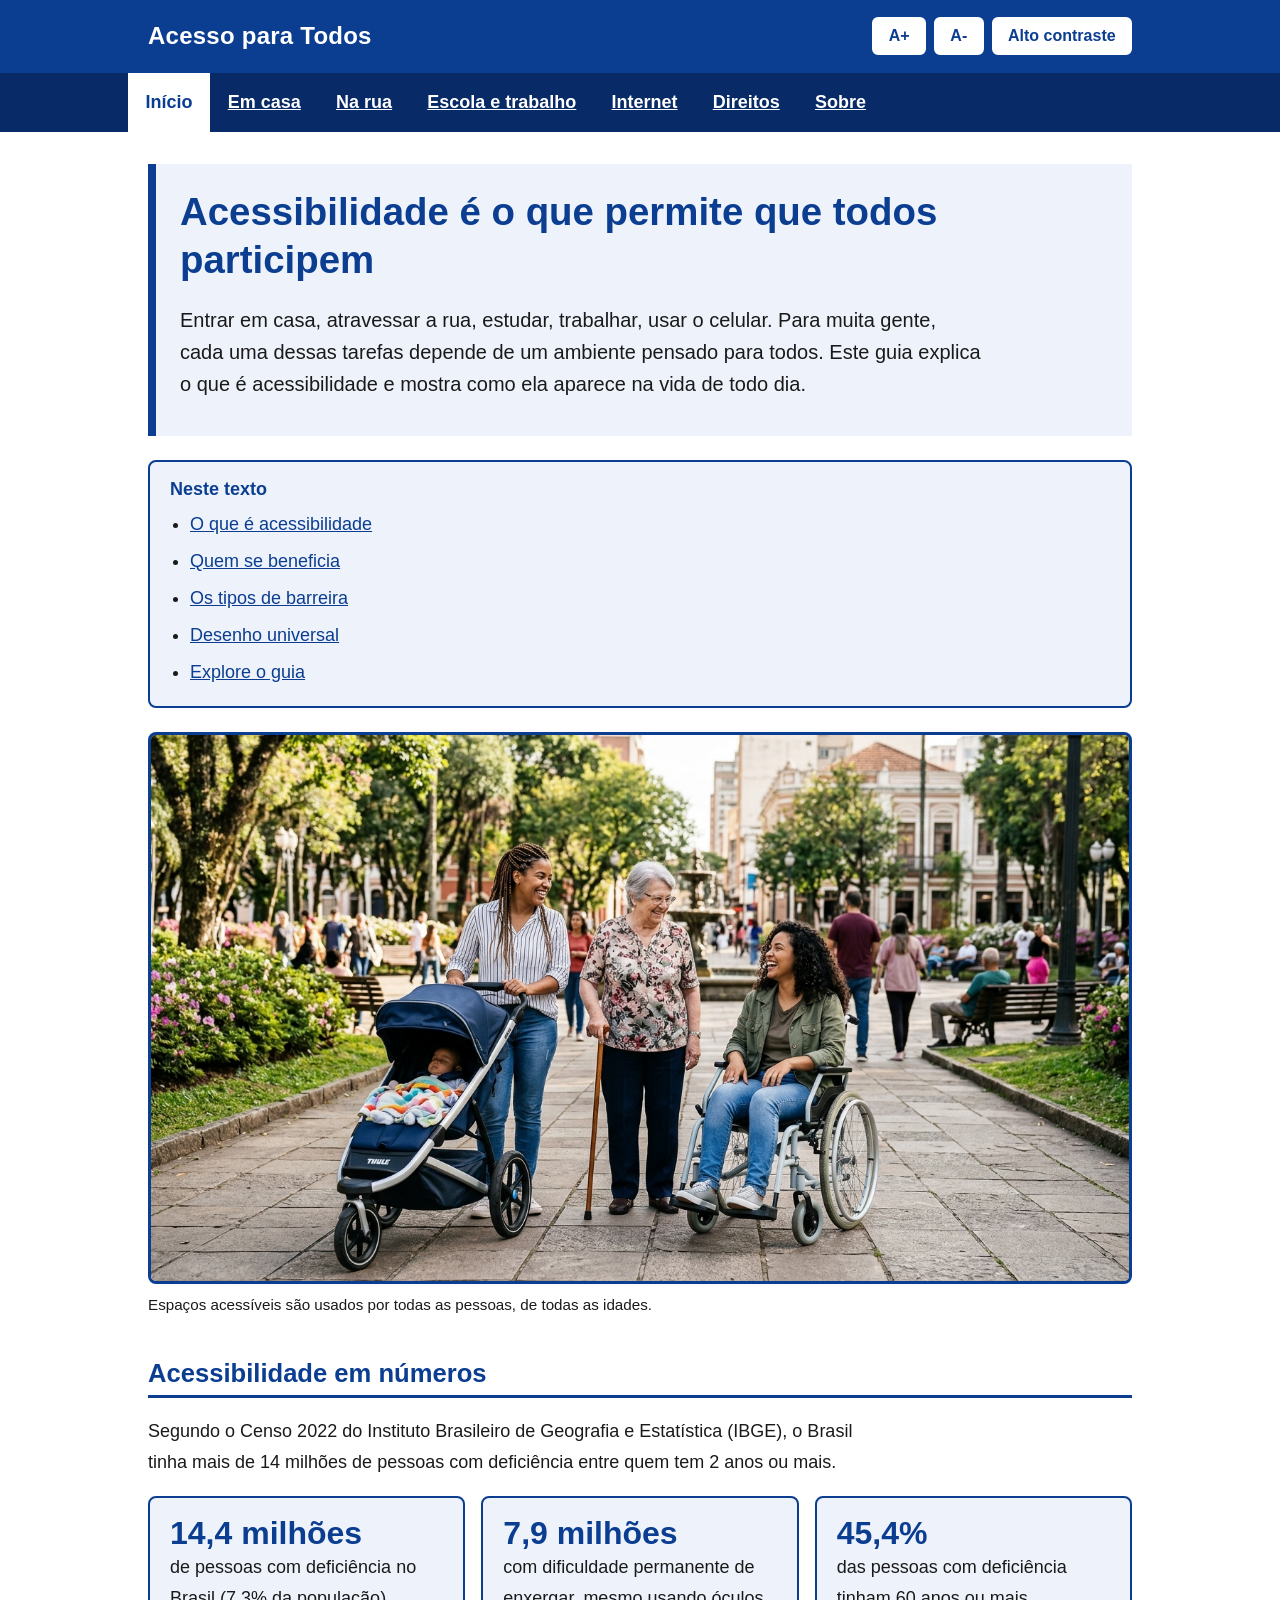
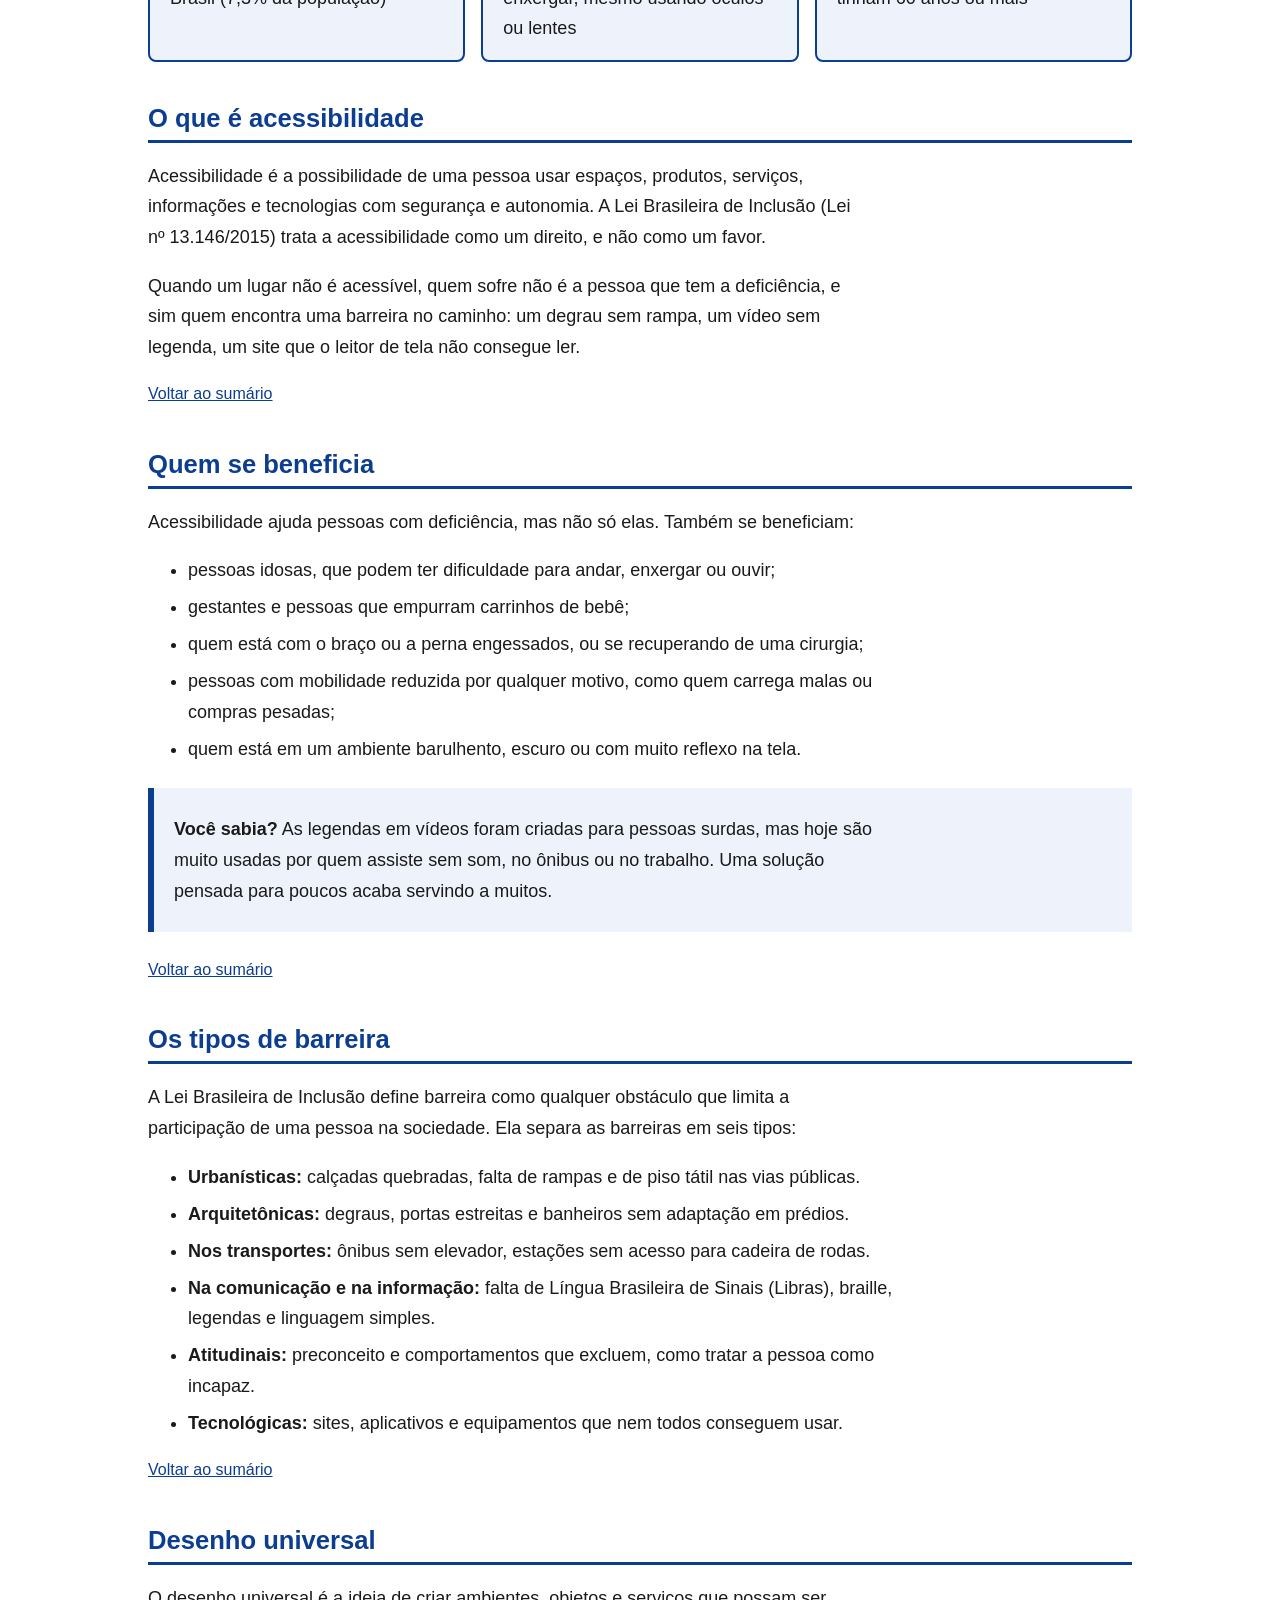
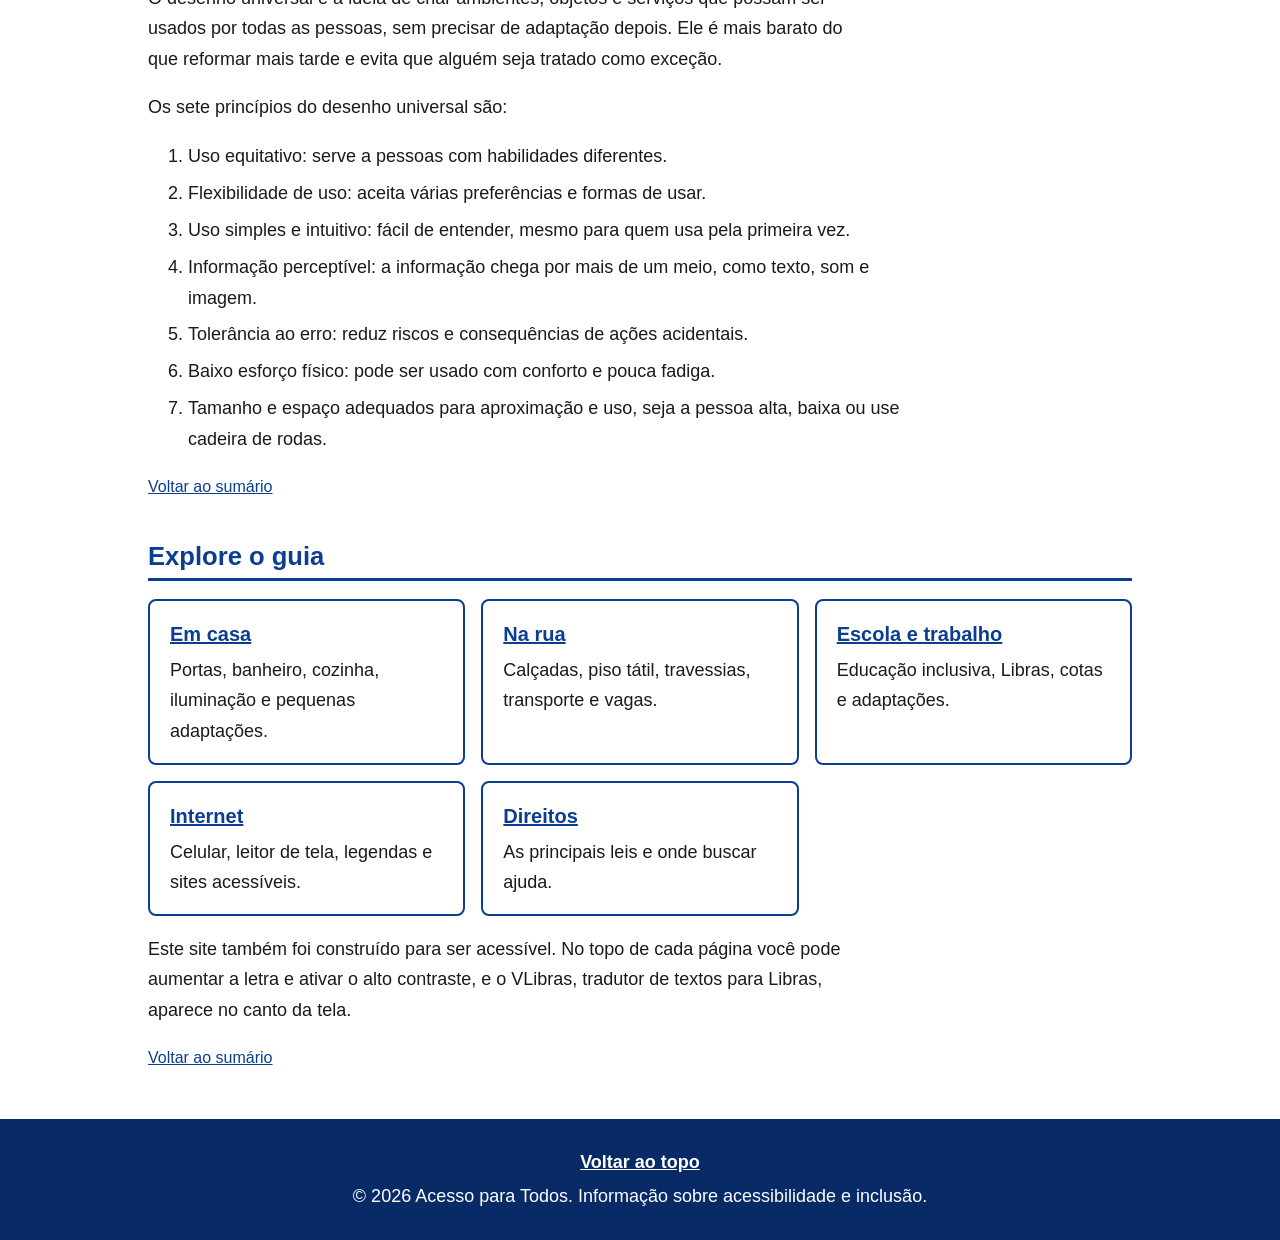
<file: index.html>
<!DOCTYPE html>
<html lang="pt-BR">
<head>
  <meta charset="UTF-8">
  <meta name="viewport" content="width=device-width, initial-scale=1.0">
  <meta name="description" content="Guia sobre acessibilidade no dia a dia: o que é, quem se beneficia, tipos de barreira e como tornar casa, rua, escola, trabalho e internet mais acessíveis.">
  <title>Acesso para Todos | Acessibilidade no dia a dia</title>
  <link rel="stylesheet" href="css/style.css">
</head>
<body>
  <a class="pular" href="#conteudo" accesskey="1">Pular para o conteúdo</a>
  <a class="pular" href="#menu" accesskey="2">Pular para o menu</a>
  <a class="pular" href="#rodape" accesskey="3">Pular para o rodapé</a>

  <header id="topo">
    <div class="topo">
      <p class="logo">Acesso para Todos</p>
      <div class="ferramentas" role="group" aria-label="Ferramentas de acessibilidade">
        <button type="button" id="aumentar" aria-label="A+ (aumentar tamanho da fonte)">A+</button>
        <button type="button" id="diminuir" aria-label="A- (diminuir tamanho da fonte)">A-</button>
        <button type="button" id="contraste" aria-pressed="false">Alto contraste</button>
      </div>
    </div>
    <nav aria-label="Menu principal" id="menu">
      <ul>
        <li><a href="index.html" aria-current="page">Início</a></li>
        <li><a href="casa.html">Em casa</a></li>
        <li><a href="rua.html">Na rua</a></li>
        <li><a href="escola-trabalho.html">Escola e trabalho</a></li>
        <li><a href="internet.html">Internet</a></li>
        <li><a href="direitos.html">Direitos</a></li>
        <li><a href="sobre.html">Sobre</a></li>
      </ul>
    </nav>
  </header>

  <main id="conteudo" tabindex="-1">
    <section class="hero" aria-labelledby="titulo-principal">
      <h1 id="titulo-principal">Acessibilidade é o que permite que todos participem</h1>
      <p class="lead">Entrar em casa, atravessar a rua, estudar, trabalhar, usar o celular. Para muita gente, cada uma dessas tarefas depende de um ambiente pensado para todos. Este guia explica o que é acessibilidade e mostra como ela aparece na vida de todo dia.</p>
    </section>

    <nav class="indice" id="sumario" aria-label="Neste texto">
      <p class="indice-titulo">Neste texto</p>
      <ul>
        <li><a href="#o-que-e">O que é acessibilidade</a></li>
        <li><a href="#quem-se-beneficia">Quem se beneficia</a></li>
        <li><a href="#barreiras">Os tipos de barreira</a></li>
        <li><a href="#desenho-universal">Desenho universal</a></li>
        <li><a href="#explore">Explore o guia</a></li>
      </ul>
    </nav>

    <figure>
      <img src="img/inicio.jpg" alt="Três mulheres conversando em uma praça: uma com carrinho de bebê, uma idosa com bengala e uma em cadeira de rodas.">
      <figcaption>Espaços acessíveis são usados por todas as pessoas, de todas as idades.</figcaption>
    </figure>

    <h2>Acessibilidade em números</h2>
    <p>Segundo o Censo 2022 do Instituto Brasileiro de Geografia e Estatística (IBGE), o Brasil tinha mais de 14 milhões de pessoas com deficiência entre quem tem 2 anos ou mais.</p>
    <ul class="numeros">
      <li><strong>14,4 milhões</strong><span>de pessoas com deficiência no Brasil (7,3% da população)</span></li>
      <li><strong>7,9 milhões</strong><span>com dificuldade permanente de enxergar, mesmo usando óculos ou lentes</span></li>
      <li><strong>45,4%</strong><span>das pessoas com deficiência tinham 60 anos ou mais</span></li>
    </ul>

    <h2 id="o-que-e">O que é acessibilidade</h2>
    <p>Acessibilidade é a possibilidade de uma pessoa usar espaços, produtos, serviços, informações e tecnologias com segurança e autonomia. A Lei Brasileira de Inclusão (Lei nº 13.146/2015) trata a acessibilidade como um direito, e não como um favor.</p>
    <p>Quando um lugar não é acessível, quem sofre não é a pessoa que tem a deficiência, e sim quem encontra uma barreira no caminho: um degrau sem rampa, um vídeo sem legenda, um site que o leitor de tela não consegue ler.</p>
    <p class="voltar"><a href="#sumario">Voltar ao sumário</a></p>

    <h2 id="quem-se-beneficia">Quem se beneficia</h2>
    <p>Acessibilidade ajuda pessoas com deficiência, mas não só elas. Também se beneficiam:</p>
    <ul>
      <li>pessoas idosas, que podem ter dificuldade para andar, enxergar ou ouvir;</li>
      <li>gestantes e pessoas que empurram carrinhos de bebê;</li>
      <li>quem está com o braço ou a perna engessados, ou se recuperando de uma cirurgia;</li>
      <li>pessoas com mobilidade reduzida por qualquer motivo, como quem carrega malas ou compras pesadas;</li>
      <li>quem está em um ambiente barulhento, escuro ou com muito reflexo na tela.</li>
    </ul>
    <aside class="destaque">
      <p><strong>Você sabia?</strong> As legendas em vídeos foram criadas para pessoas surdas, mas hoje são muito usadas por quem assiste sem som, no ônibus ou no trabalho. Uma solução pensada para poucos acaba servindo a muitos.</p>
    </aside>
    <p class="voltar"><a href="#sumario">Voltar ao sumário</a></p>

    <h2 id="barreiras">Os tipos de barreira</h2>
    <p>A Lei Brasileira de Inclusão define barreira como qualquer obstáculo que limita a participação de uma pessoa na sociedade. Ela separa as barreiras em seis tipos:</p>
    <ul>
      <li><strong>Urbanísticas:</strong> calçadas quebradas, falta de rampas e de piso tátil nas vias públicas.</li>
      <li><strong>Arquitetônicas:</strong> degraus, portas estreitas e banheiros sem adaptação em prédios.</li>
      <li><strong>Nos transportes:</strong> ônibus sem elevador, estações sem acesso para cadeira de rodas.</li>
      <li><strong>Na comunicação e na informação:</strong> falta de Língua Brasileira de Sinais (Libras), braille, legendas e linguagem simples.</li>
      <li><strong>Atitudinais:</strong> preconceito e comportamentos que excluem, como tratar a pessoa como incapaz.</li>
      <li><strong>Tecnológicas:</strong> sites, aplicativos e equipamentos que nem todos conseguem usar.</li>
    </ul>
    <p class="voltar"><a href="#sumario">Voltar ao sumário</a></p>

    <h2 id="desenho-universal">Desenho universal</h2>
    <p>O desenho universal é a ideia de criar ambientes, objetos e serviços que possam ser usados por todas as pessoas, sem precisar de adaptação depois. Ele é mais barato do que reformar mais tarde e evita que alguém seja tratado como exceção.</p>
    <p>Os sete princípios do desenho universal são:</p>
    <ol>
      <li>Uso equitativo: serve a pessoas com habilidades diferentes.</li>
      <li>Flexibilidade de uso: aceita várias preferências e formas de usar.</li>
      <li>Uso simples e intuitivo: fácil de entender, mesmo para quem usa pela primeira vez.</li>
      <li>Informação perceptível: a informação chega por mais de um meio, como texto, som e imagem.</li>
      <li>Tolerância ao erro: reduz riscos e consequências de ações acidentais.</li>
      <li>Baixo esforço físico: pode ser usado com conforto e pouca fadiga.</li>
      <li>Tamanho e espaço adequados para aproximação e uso, seja a pessoa alta, baixa ou use cadeira de rodas.</li>
    </ol>
    <p class="voltar"><a href="#sumario">Voltar ao sumário</a></p>

    <h2 id="explore">Explore o guia</h2>
    <ul class="cards">
      <li><h3><a href="casa.html">Em casa</a></h3><p>Portas, banheiro, cozinha, iluminação e pequenas adaptações.</p></li>
      <li><h3><a href="rua.html">Na rua</a></h3><p>Calçadas, piso tátil, travessias, transporte e vagas.</p></li>
      <li><h3><a href="escola-trabalho.html">Escola e trabalho</a></h3><p>Educação inclusiva, Libras, cotas e adaptações.</p></li>
      <li><h3><a href="internet.html">Internet</a></h3><p>Celular, leitor de tela, legendas e sites acessíveis.</p></li>
      <li><h3><a href="direitos.html">Direitos</a></h3><p>As principais leis e onde buscar ajuda.</p></li>
    </ul>

    <p>Este site também foi construído para ser acessível. No topo de cada página você pode aumentar a letra e ativar o alto contraste, e o VLibras, tradutor de textos para Libras, aparece no canto da tela.</p>
    <p class="voltar"><a href="#sumario">Voltar ao sumário</a></p>
  </main>

  <footer id="rodape">
    <p><a href="#topo">Voltar ao topo</a></p>
    <p>&copy; 2026 Acesso para Todos. Informação sobre acessibilidade e inclusão.</p>
  </footer>

  <div vw class="enabled">
    <div vw-access-button class="active"></div>
    <div vw-plugin-wrapper>
      <div class="vw-plugin-top-wrapper"></div>
    </div>
  </div>
  <script src="https://vlibras.gov.br/app/vlibras-plugin.js"></script>
  <script>new window.VLibras.Widget('https://vlibras.gov.br/app');</script>

  <script src="js/acessibilidade.js"></script>
</body>
</html>
</file>
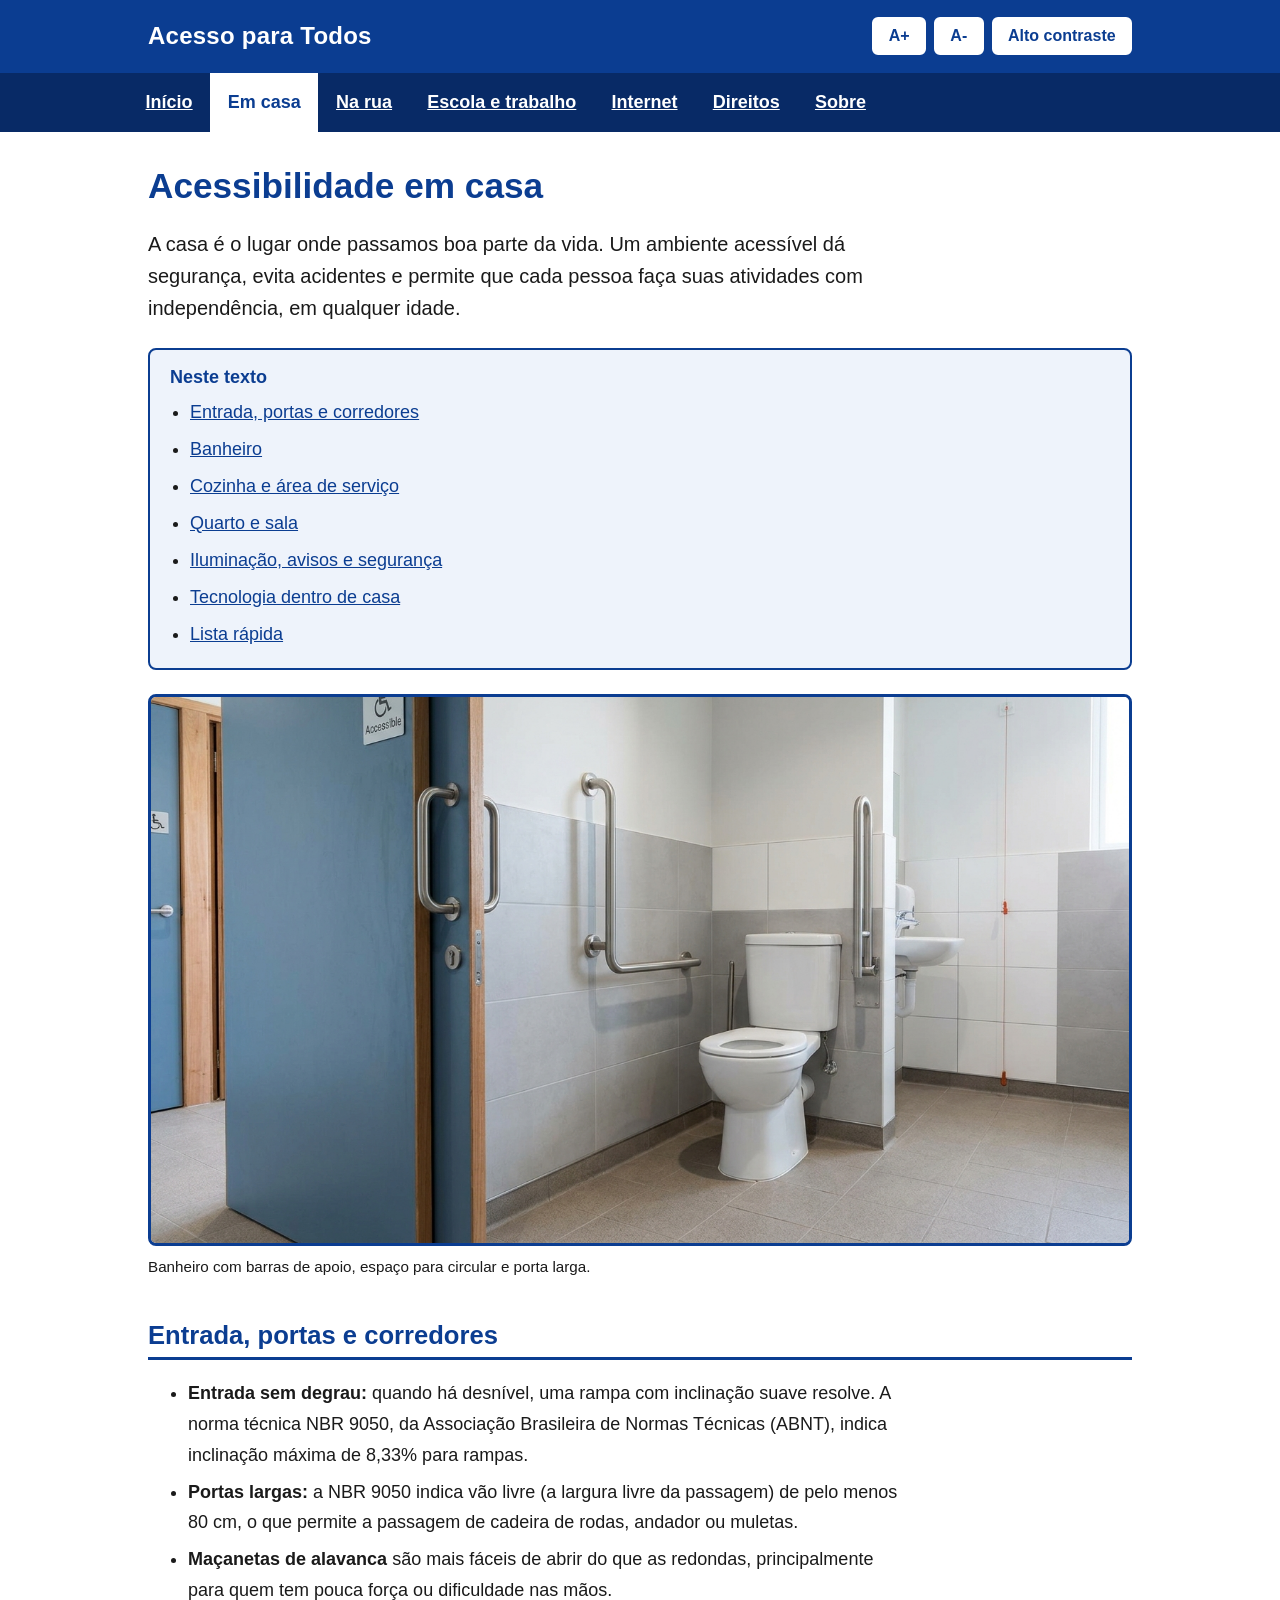
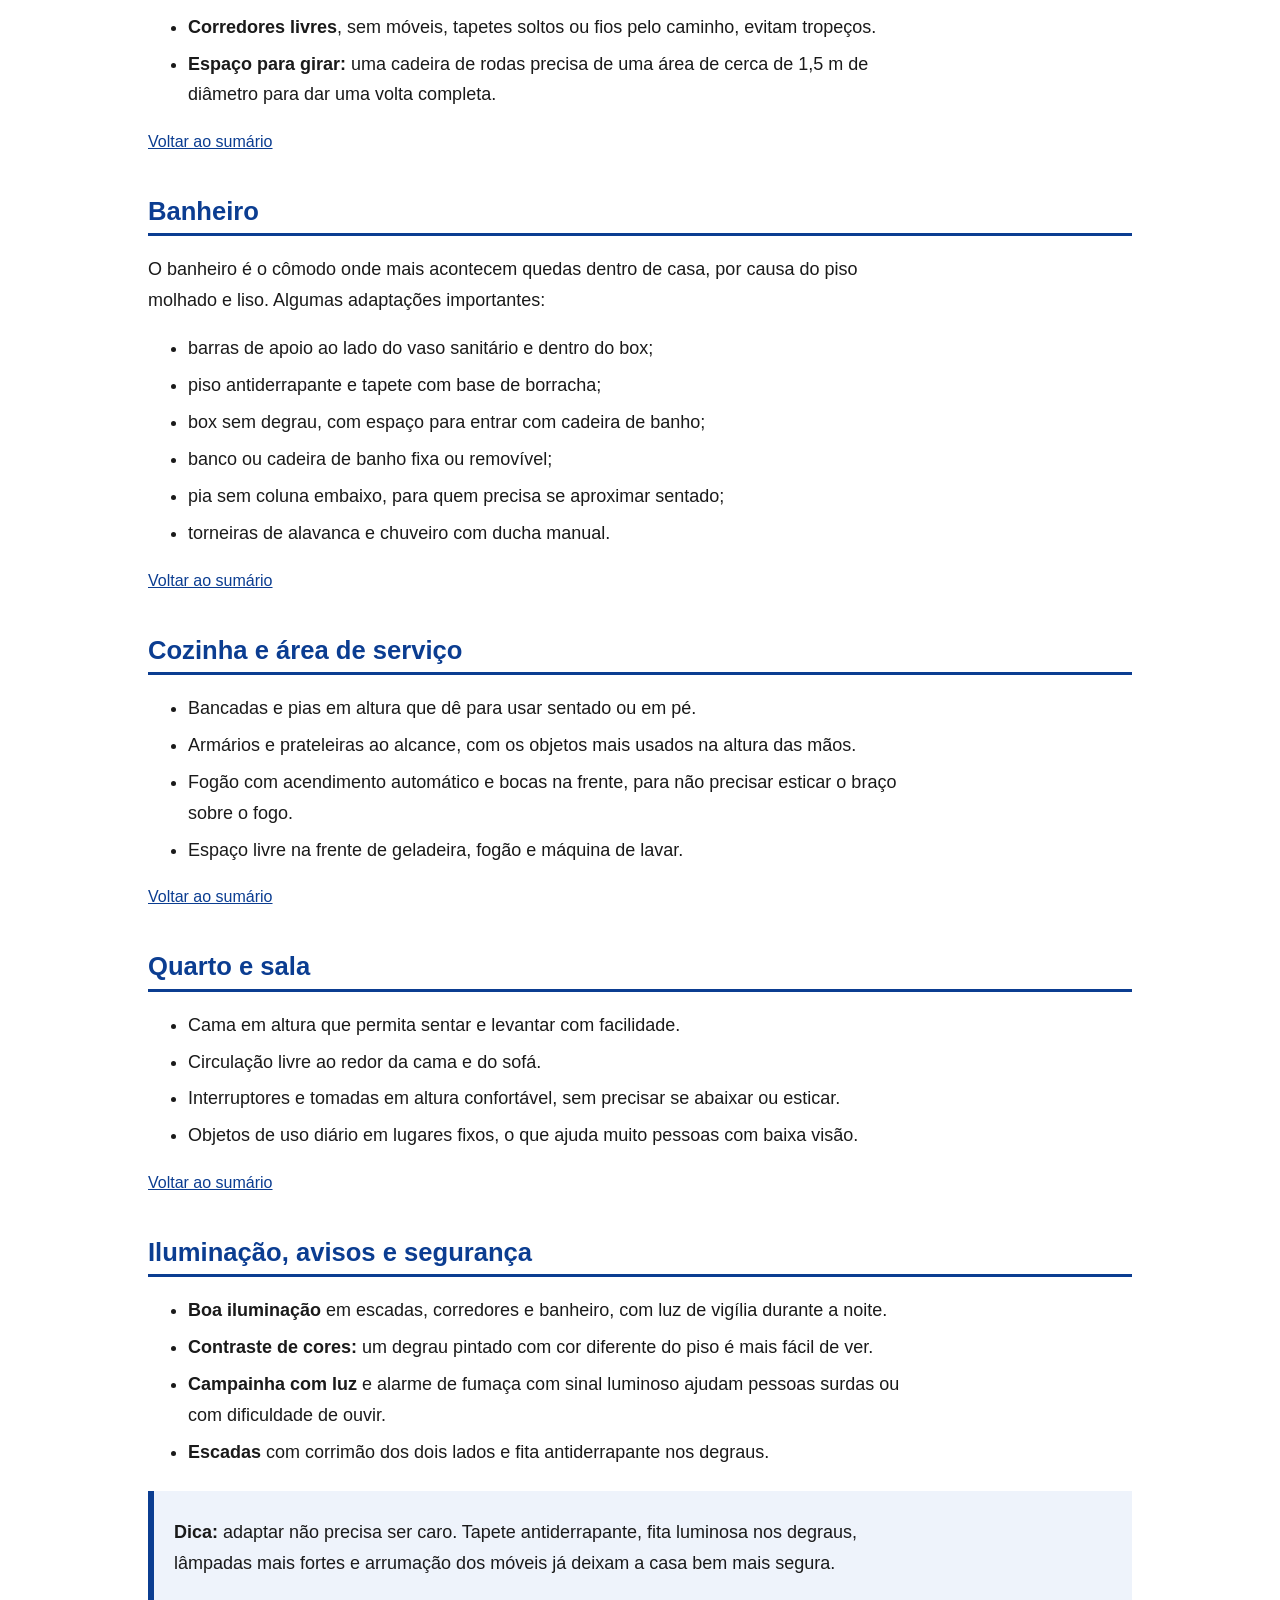
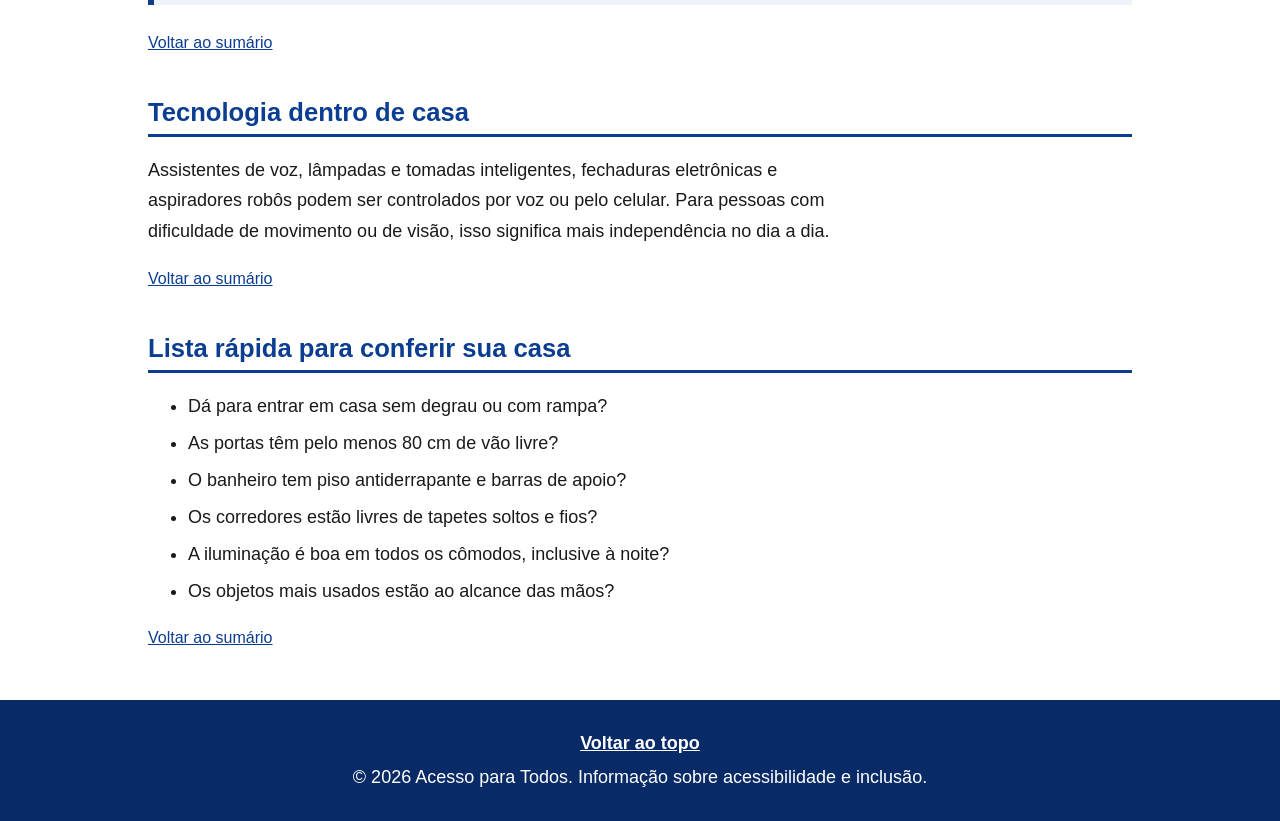
<file: casa.html>
<!DOCTYPE html>
<html lang="pt-BR">
<head>
  <meta charset="UTF-8">
  <meta name="viewport" content="width=device-width, initial-scale=1.0">
  <meta name="description" content="Como tornar a casa mais acessível: portas, corredores, banheiro, cozinha, iluminação, avisos e tecnologia, com adaptações simples e baratas.">
  <title>Acessibilidade em casa | Acesso para Todos</title>
  <link rel="stylesheet" href="css/style.css">
</head>
<body>
  <a class="pular" href="#conteudo" accesskey="1">Pular para o conteúdo</a>
  <a class="pular" href="#menu" accesskey="2">Pular para o menu</a>
  <a class="pular" href="#rodape" accesskey="3">Pular para o rodapé</a>

  <header id="topo">
    <div class="topo">
      <p class="logo">Acesso para Todos</p>
      <div class="ferramentas" role="group" aria-label="Ferramentas de acessibilidade">
        <button type="button" id="aumentar" aria-label="A+ (aumentar tamanho da fonte)">A+</button>
        <button type="button" id="diminuir" aria-label="A- (diminuir tamanho da fonte)">A-</button>
        <button type="button" id="contraste" aria-pressed="false">Alto contraste</button>
      </div>
    </div>
    <nav aria-label="Menu principal" id="menu">
      <ul>
        <li><a href="index.html">Início</a></li>
        <li><a href="casa.html" aria-current="page">Em casa</a></li>
        <li><a href="rua.html">Na rua</a></li>
        <li><a href="escola-trabalho.html">Escola e trabalho</a></li>
        <li><a href="internet.html">Internet</a></li>
        <li><a href="direitos.html">Direitos</a></li>
        <li><a href="sobre.html">Sobre</a></li>
      </ul>
    </nav>
  </header>

  <main id="conteudo" tabindex="-1">
    <h1>Acessibilidade em casa</h1>
    <p class="lead">A casa é o lugar onde passamos boa parte da vida. Um ambiente acessível dá segurança, evita acidentes e permite que cada pessoa faça suas atividades com independência, em qualquer idade.</p>

    <nav class="indice" id="sumario" aria-label="Neste texto">
      <p class="indice-titulo">Neste texto</p>
      <ul>
        <li><a href="#entrada">Entrada, portas e corredores</a></li>
        <li><a href="#banheiro">Banheiro</a></li>
        <li><a href="#cozinha">Cozinha e área de serviço</a></li>
        <li><a href="#quarto-sala">Quarto e sala</a></li>
        <li><a href="#luz-avisos">Iluminação, avisos e segurança</a></li>
        <li><a href="#tecnologia">Tecnologia dentro de casa</a></li>
        <li><a href="#checklist">Lista rápida</a></li>
      </ul>
    </nav>

    <figure>
      <img src="img/casa.jpg" alt="Banheiro adaptado, com barras de apoio ao lado do vaso sanitário, pia baixa e porta de correr larga.">
      <figcaption>Banheiro com barras de apoio, espaço para circular e porta larga.</figcaption>
    </figure>

    <h2 id="entrada">Entrada, portas e corredores</h2>
    <ul>
      <li><strong>Entrada sem degrau:</strong> quando há desnível, uma rampa com inclinação suave resolve. A norma técnica NBR 9050, da Associação Brasileira de Normas Técnicas (ABNT), indica inclinação máxima de 8,33% para rampas.</li>
      <li><strong>Portas largas:</strong> a NBR 9050 indica vão livre (a largura livre da passagem) de pelo menos 80 cm, o que permite a passagem de cadeira de rodas, andador ou muletas.</li>
      <li><strong>Maçanetas de alavanca</strong> são mais fáceis de abrir do que as redondas, principalmente para quem tem pouca força ou dificuldade nas mãos.</li>
      <li><strong>Corredores livres</strong>, sem móveis, tapetes soltos ou fios pelo caminho, evitam tropeços.</li>
      <li><strong>Espaço para girar:</strong> uma cadeira de rodas precisa de uma área de cerca de 1,5 m de diâmetro para dar uma volta completa.</li>
    </ul>
    <p class="voltar"><a href="#sumario">Voltar ao sumário</a></p>

    <h2 id="banheiro">Banheiro</h2>
    <p>O banheiro é o cômodo onde mais acontecem quedas dentro de casa, por causa do piso molhado e liso. Algumas adaptações importantes:</p>
    <ul>
      <li>barras de apoio ao lado do vaso sanitário e dentro do box;</li>
      <li>piso antiderrapante e tapete com base de borracha;</li>
      <li>box sem degrau, com espaço para entrar com cadeira de banho;</li>
      <li>banco ou cadeira de banho fixa ou removível;</li>
      <li>pia sem coluna embaixo, para quem precisa se aproximar sentado;</li>
      <li>torneiras de alavanca e chuveiro com ducha manual.</li>
    </ul>
    <p class="voltar"><a href="#sumario">Voltar ao sumário</a></p>

    <h2 id="cozinha">Cozinha e área de serviço</h2>
    <ul>
      <li>Bancadas e pias em altura que dê para usar sentado ou em pé.</li>
      <li>Armários e prateleiras ao alcance, com os objetos mais usados na altura das mãos.</li>
      <li>Fogão com acendimento automático e bocas na frente, para não precisar esticar o braço sobre o fogo.</li>
      <li>Espaço livre na frente de geladeira, fogão e máquina de lavar.</li>
    </ul>
    <p class="voltar"><a href="#sumario">Voltar ao sumário</a></p>

    <h2 id="quarto-sala">Quarto e sala</h2>
    <ul>
      <li>Cama em altura que permita sentar e levantar com facilidade.</li>
      <li>Circulação livre ao redor da cama e do sofá.</li>
      <li>Interruptores e tomadas em altura confortável, sem precisar se abaixar ou esticar.</li>
      <li>Objetos de uso diário em lugares fixos, o que ajuda muito pessoas com baixa visão.</li>
    </ul>
    <p class="voltar"><a href="#sumario">Voltar ao sumário</a></p>

    <h2 id="luz-avisos">Iluminação, avisos e segurança</h2>
    <ul>
      <li><strong>Boa iluminação</strong> em escadas, corredores e banheiro, com luz de vigília durante a noite.</li>
      <li><strong>Contraste de cores:</strong> um degrau pintado com cor diferente do piso é mais fácil de ver.</li>
      <li><strong>Campainha com luz</strong> e alarme de fumaça com sinal luminoso ajudam pessoas surdas ou com dificuldade de ouvir.</li>
      <li><strong>Escadas</strong> com corrimão dos dois lados e fita antiderrapante nos degraus.</li>
    </ul>
    <aside class="destaque">
      <p><strong>Dica:</strong> adaptar não precisa ser caro. Tapete antiderrapante, fita luminosa nos degraus, lâmpadas mais fortes e arrumação dos móveis já deixam a casa bem mais segura.</p>
    </aside>
    <p class="voltar"><a href="#sumario">Voltar ao sumário</a></p>

    <h2 id="tecnologia">Tecnologia dentro de casa</h2>
    <p>Assistentes de voz, lâmpadas e tomadas inteligentes, fechaduras eletrônicas e aspiradores robôs podem ser controlados por voz ou pelo celular. Para pessoas com dificuldade de movimento ou de visão, isso significa mais independência no dia a dia.</p>
    <p class="voltar"><a href="#sumario">Voltar ao sumário</a></p>

    <h2 id="checklist">Lista rápida para conferir sua casa</h2>
    <ul>
      <li>Dá para entrar em casa sem degrau ou com rampa?</li>
      <li>As portas têm pelo menos 80 cm de vão livre?</li>
      <li>O banheiro tem piso antiderrapante e barras de apoio?</li>
      <li>Os corredores estão livres de tapetes soltos e fios?</li>
      <li>A iluminação é boa em todos os cômodos, inclusive à noite?</li>
      <li>Os objetos mais usados estão ao alcance das mãos?</li>
    </ul>
    <p class="voltar"><a href="#sumario">Voltar ao sumário</a></p>
  </main>

  <footer id="rodape">
    <p><a href="#topo">Voltar ao topo</a></p>
    <p>&copy; 2026 Acesso para Todos. Informação sobre acessibilidade e inclusão.</p>
  </footer>

  <div vw class="enabled">
    <div vw-access-button class="active"></div>
    <div vw-plugin-wrapper>
      <div class="vw-plugin-top-wrapper"></div>
    </div>
  </div>
  <script src="https://vlibras.gov.br/app/vlibras-plugin.js"></script>
  <script>new window.VLibras.Widget('https://vlibras.gov.br/app');</script>

  <script src="js/acessibilidade.js"></script>
</body>
</html>
</file>
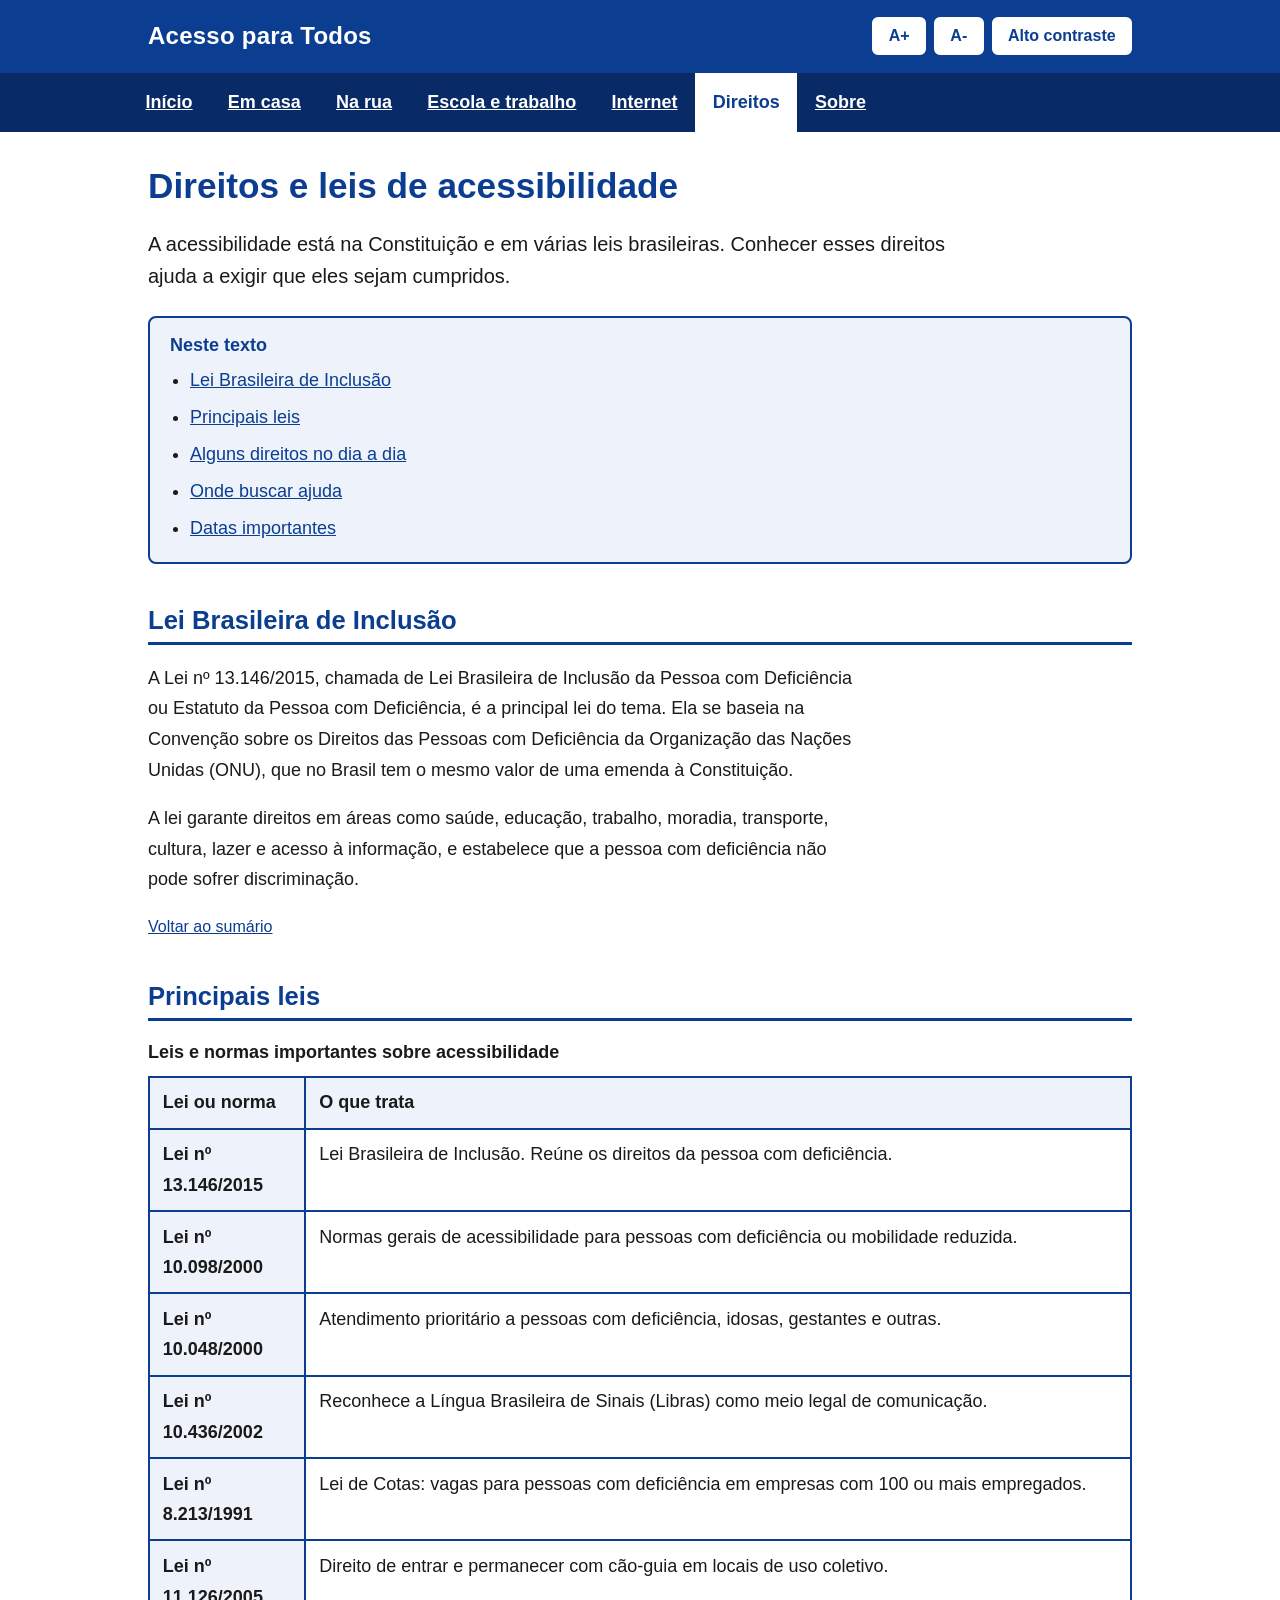
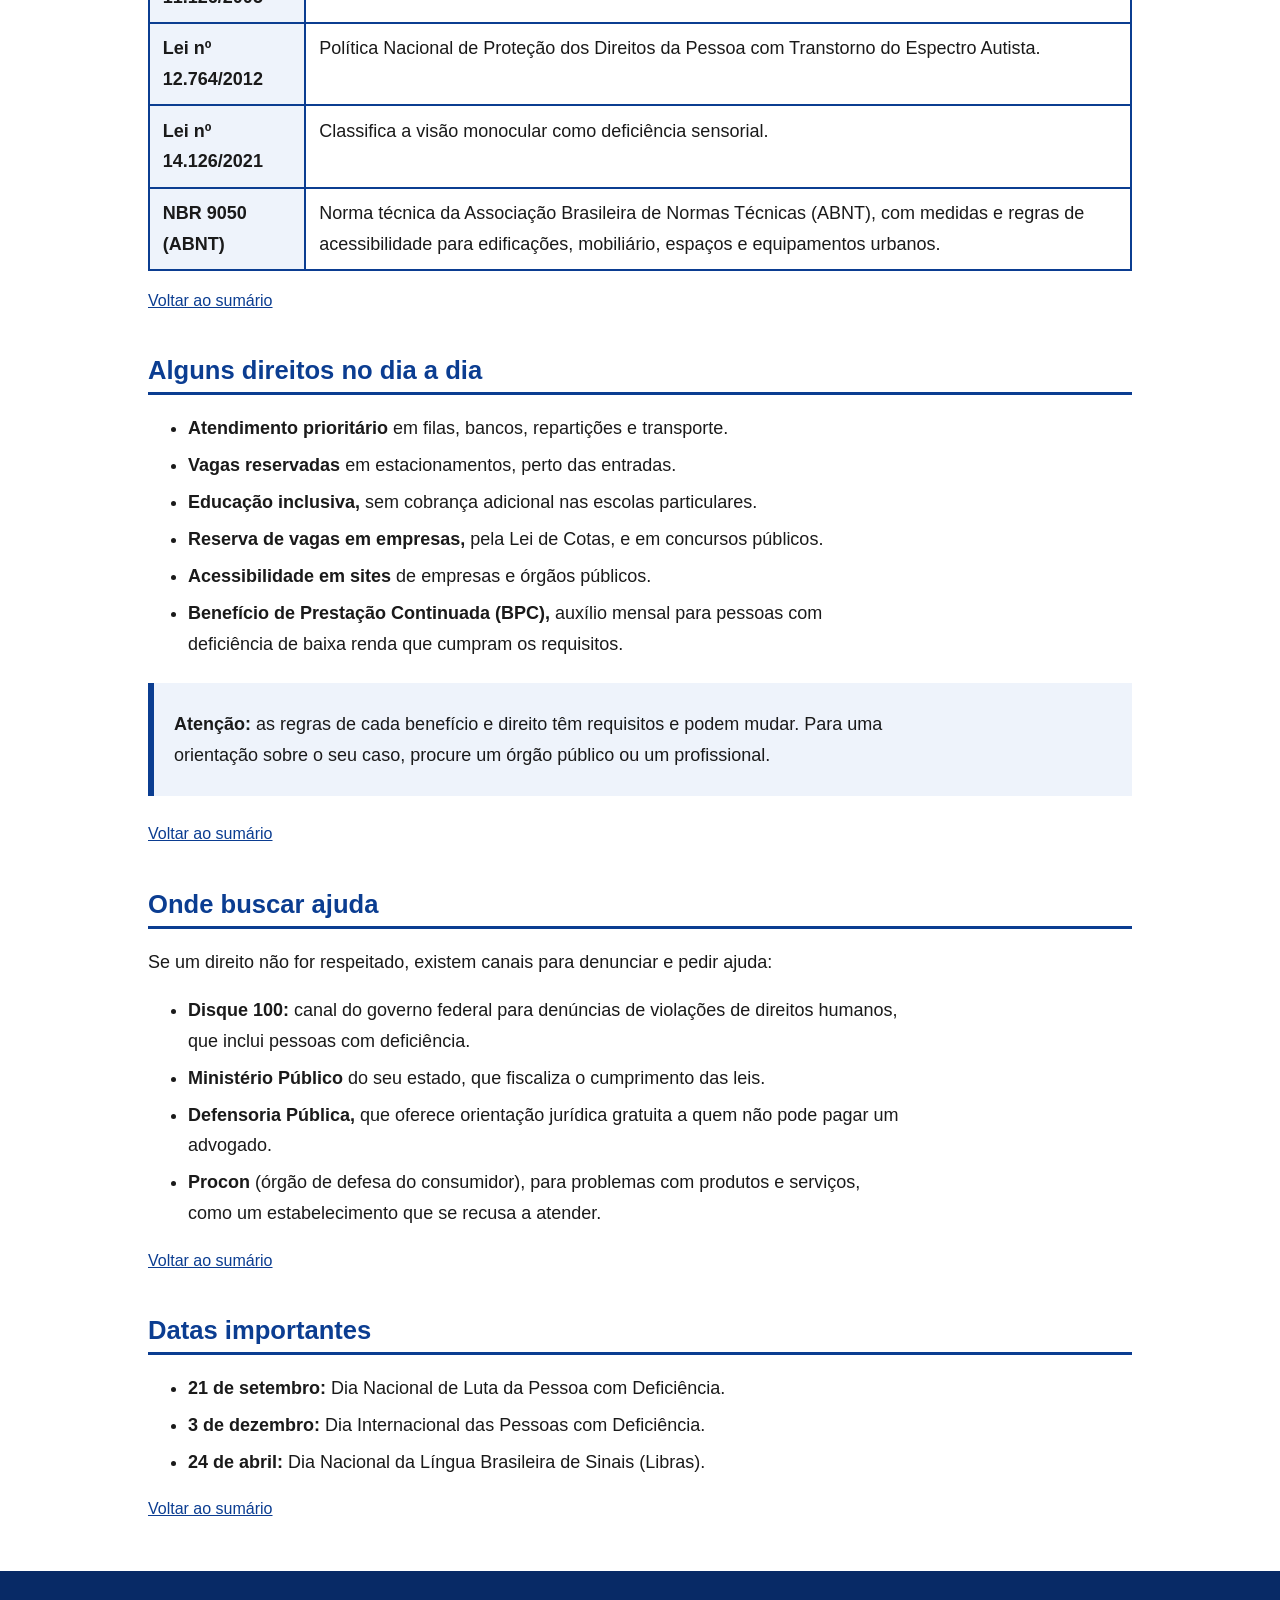
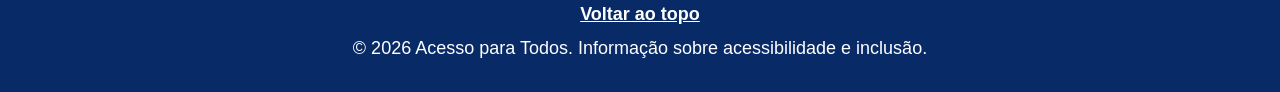
<file: direitos.html>
<!DOCTYPE html>
<html lang="pt-BR">
<head>
  <meta charset="UTF-8">
  <meta name="viewport" content="width=device-width, initial-scale=1.0">
  <meta name="description" content="Principais leis de acessibilidade e inclusão no Brasil: Lei Brasileira de Inclusão, cotas, Libras, cão-guia, e onde buscar ajuda em caso de violação.">
  <title>Direitos e leis | Acesso para Todos</title>
  <link rel="stylesheet" href="css/style.css">
</head>
<body>
  <a class="pular" href="#conteudo" accesskey="1">Pular para o conteúdo</a>
  <a class="pular" href="#menu" accesskey="2">Pular para o menu</a>
  <a class="pular" href="#rodape" accesskey="3">Pular para o rodapé</a>

  <header id="topo">
    <div class="topo">
      <p class="logo">Acesso para Todos</p>
      <div class="ferramentas" role="group" aria-label="Ferramentas de acessibilidade">
        <button type="button" id="aumentar" aria-label="A+ (aumentar tamanho da fonte)">A+</button>
        <button type="button" id="diminuir" aria-label="A- (diminuir tamanho da fonte)">A-</button>
        <button type="button" id="contraste" aria-pressed="false">Alto contraste</button>
      </div>
    </div>
    <nav aria-label="Menu principal" id="menu">
      <ul>
        <li><a href="index.html">Início</a></li>
        <li><a href="casa.html">Em casa</a></li>
        <li><a href="rua.html">Na rua</a></li>
        <li><a href="escola-trabalho.html">Escola e trabalho</a></li>
        <li><a href="internet.html">Internet</a></li>
        <li><a href="direitos.html" aria-current="page">Direitos</a></li>
        <li><a href="sobre.html">Sobre</a></li>
      </ul>
    </nav>
  </header>

  <main id="conteudo" tabindex="-1">
    <h1>Direitos e leis de acessibilidade</h1>
    <p class="lead">A acessibilidade está na Constituição e em várias leis brasileiras. Conhecer esses direitos ajuda a exigir que eles sejam cumpridos.</p>

    <nav class="indice" id="sumario" aria-label="Neste texto">
      <p class="indice-titulo">Neste texto</p>
      <ul>
        <li><a href="#lbi">Lei Brasileira de Inclusão</a></li>
        <li><a href="#principais-leis">Principais leis</a></li>
        <li><a href="#beneficios">Alguns direitos no dia a dia</a></li>
        <li><a href="#onde-buscar-ajuda">Onde buscar ajuda</a></li>
        <li><a href="#datas">Datas importantes</a></li>
      </ul>
    </nav>

    <h2 id="lbi">Lei Brasileira de Inclusão</h2>
    <p>A Lei nº 13.146/2015, chamada de Lei Brasileira de Inclusão da Pessoa com Deficiência ou Estatuto da Pessoa com Deficiência, é a principal lei do tema. Ela se baseia na Convenção sobre os Direitos das Pessoas com Deficiência da Organização das Nações Unidas (ONU), que no Brasil tem o mesmo valor de uma emenda à Constituição.</p>
    <p>A lei garante direitos em áreas como saúde, educação, trabalho, moradia, transporte, cultura, lazer e acesso à informação, e estabelece que a pessoa com deficiência não pode sofrer discriminação.</p>
    <p class="voltar"><a href="#sumario">Voltar ao sumário</a></p>

    <h2 id="principais-leis">Principais leis</h2>
    <div class="tabela" role="region" aria-label="Tabela das principais leis" tabindex="0">
      <table>
        <caption>Leis e normas importantes sobre acessibilidade</caption>
        <thead>
          <tr><th scope="col">Lei ou norma</th><th scope="col">O que trata</th></tr>
        </thead>
        <tbody>
          <tr><th scope="row">Lei nº 13.146/2015</th><td>Lei Brasileira de Inclusão. Reúne os direitos da pessoa com deficiência.</td></tr>
          <tr><th scope="row">Lei nº 10.098/2000</th><td>Normas gerais de acessibilidade para pessoas com deficiência ou mobilidade reduzida.</td></tr>
          <tr><th scope="row">Lei nº 10.048/2000</th><td>Atendimento prioritário a pessoas com deficiência, idosas, gestantes e outras.</td></tr>
          <tr><th scope="row">Lei nº 10.436/2002</th><td>Reconhece a Língua Brasileira de Sinais (Libras) como meio legal de comunicação.</td></tr>
          <tr><th scope="row">Lei nº 8.213/1991</th><td>Lei de Cotas: vagas para pessoas com deficiência em empresas com 100 ou mais empregados.</td></tr>
          <tr><th scope="row">Lei nº 11.126/2005</th><td>Direito de entrar e permanecer com cão-guia em locais de uso coletivo.</td></tr>
          <tr><th scope="row">Lei nº 12.764/2012</th><td>Política Nacional de Proteção dos Direitos da Pessoa com Transtorno do Espectro Autista.</td></tr>
          <tr><th scope="row">Lei nº 14.126/2021</th><td>Classifica a visão monocular como deficiência sensorial.</td></tr>
          <tr><th scope="row">NBR 9050 (ABNT)</th><td>Norma técnica da Associação Brasileira de Normas Técnicas (ABNT), com medidas e regras de acessibilidade para edificações, mobiliário, espaços e equipamentos urbanos.</td></tr>
        </tbody>
      </table>
    </div>
    <p class="voltar"><a href="#sumario">Voltar ao sumário</a></p>

    <h2 id="beneficios">Alguns direitos no dia a dia</h2>
    <ul>
      <li><strong>Atendimento prioritário</strong> em filas, bancos, repartições e transporte.</li>
      <li><strong>Vagas reservadas</strong> em estacionamentos, perto das entradas.</li>
      <li><strong>Educação inclusiva,</strong> sem cobrança adicional nas escolas particulares.</li>
      <li><strong>Reserva de vagas em empresas,</strong> pela Lei de Cotas, e em concursos públicos.</li>
      <li><strong>Acessibilidade em sites</strong> de empresas e órgãos públicos.</li>
      <li><strong>Benefício de Prestação Continuada (BPC),</strong> auxílio mensal para pessoas com deficiência de baixa renda que cumpram os requisitos.</li>
    </ul>
    <aside class="destaque">
      <p><strong>Atenção:</strong> as regras de cada benefício e direito têm requisitos e podem mudar. Para uma orientação sobre o seu caso, procure um órgão público ou um profissional.</p>
    </aside>
    <p class="voltar"><a href="#sumario">Voltar ao sumário</a></p>

    <h2 id="onde-buscar-ajuda">Onde buscar ajuda</h2>
    <p>Se um direito não for respeitado, existem canais para denunciar e pedir ajuda:</p>
    <ul>
      <li><strong>Disque 100:</strong> canal do governo federal para denúncias de violações de direitos humanos, que inclui pessoas com deficiência.</li>
      <li><strong>Ministério Público</strong> do seu estado, que fiscaliza o cumprimento das leis.</li>
      <li><strong>Defensoria Pública,</strong> que oferece orientação jurídica gratuita a quem não pode pagar um advogado.</li>
      <li><strong>Procon</strong> (órgão de defesa do consumidor), para problemas com produtos e serviços, como um estabelecimento que se recusa a atender.</li>
    </ul>
    <p class="voltar"><a href="#sumario">Voltar ao sumário</a></p>

    <h2 id="datas">Datas importantes</h2>
    <ul>
      <li><strong>21 de setembro:</strong> Dia Nacional de Luta da Pessoa com Deficiência.</li>
      <li><strong>3 de dezembro:</strong> Dia Internacional das Pessoas com Deficiência.</li>
      <li><strong>24 de abril:</strong> Dia Nacional da Língua Brasileira de Sinais (Libras).</li>
    </ul>
    <p class="voltar"><a href="#sumario">Voltar ao sumário</a></p>
  </main>

  <footer id="rodape">
    <p><a href="#topo">Voltar ao topo</a></p>
    <p>&copy; 2026 Acesso para Todos. Informação sobre acessibilidade e inclusão.</p>
  </footer>

  <div vw class="enabled">
    <div vw-access-button class="active"></div>
    <div vw-plugin-wrapper>
      <div class="vw-plugin-top-wrapper"></div>
    </div>
  </div>
  <script src="https://vlibras.gov.br/app/vlibras-plugin.js"></script>
  <script>new window.VLibras.Widget('https://vlibras.gov.br/app');</script>

  <script src="js/acessibilidade.js"></script>
</body>
</html>
</file>
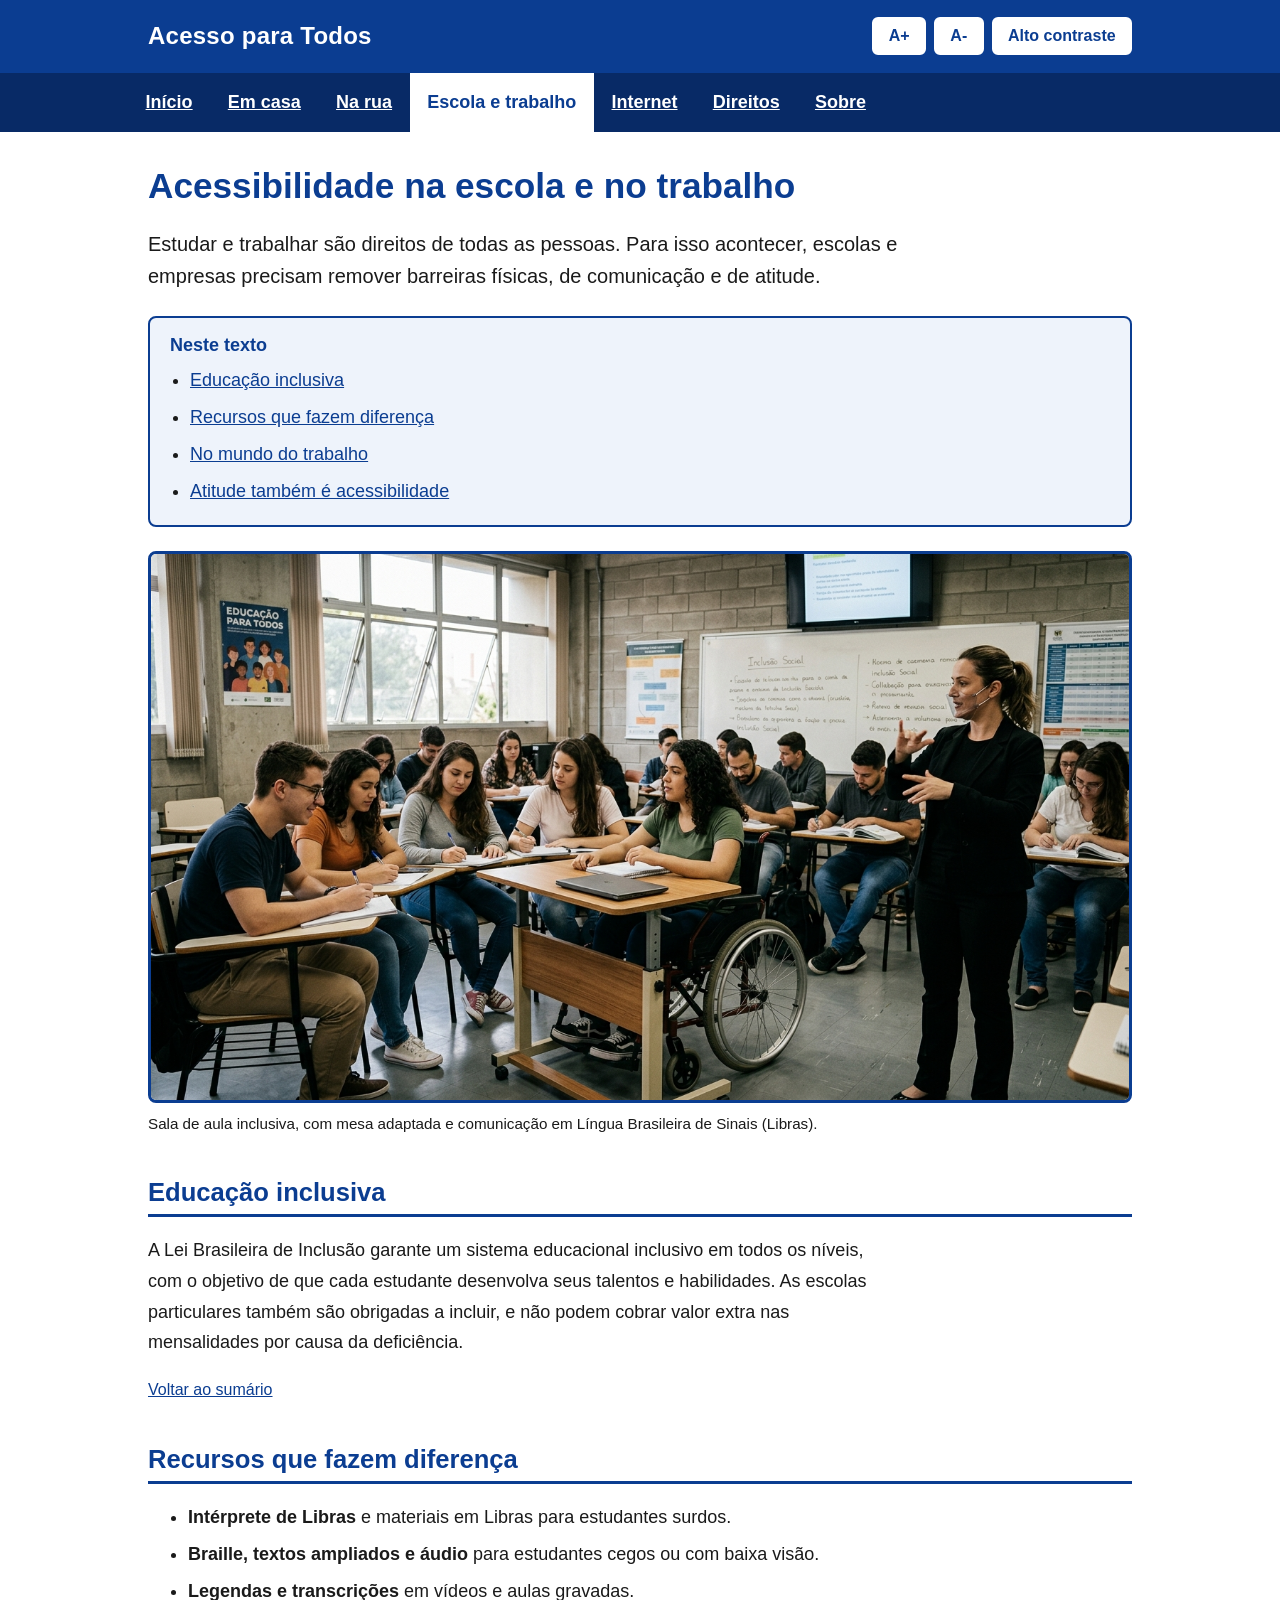
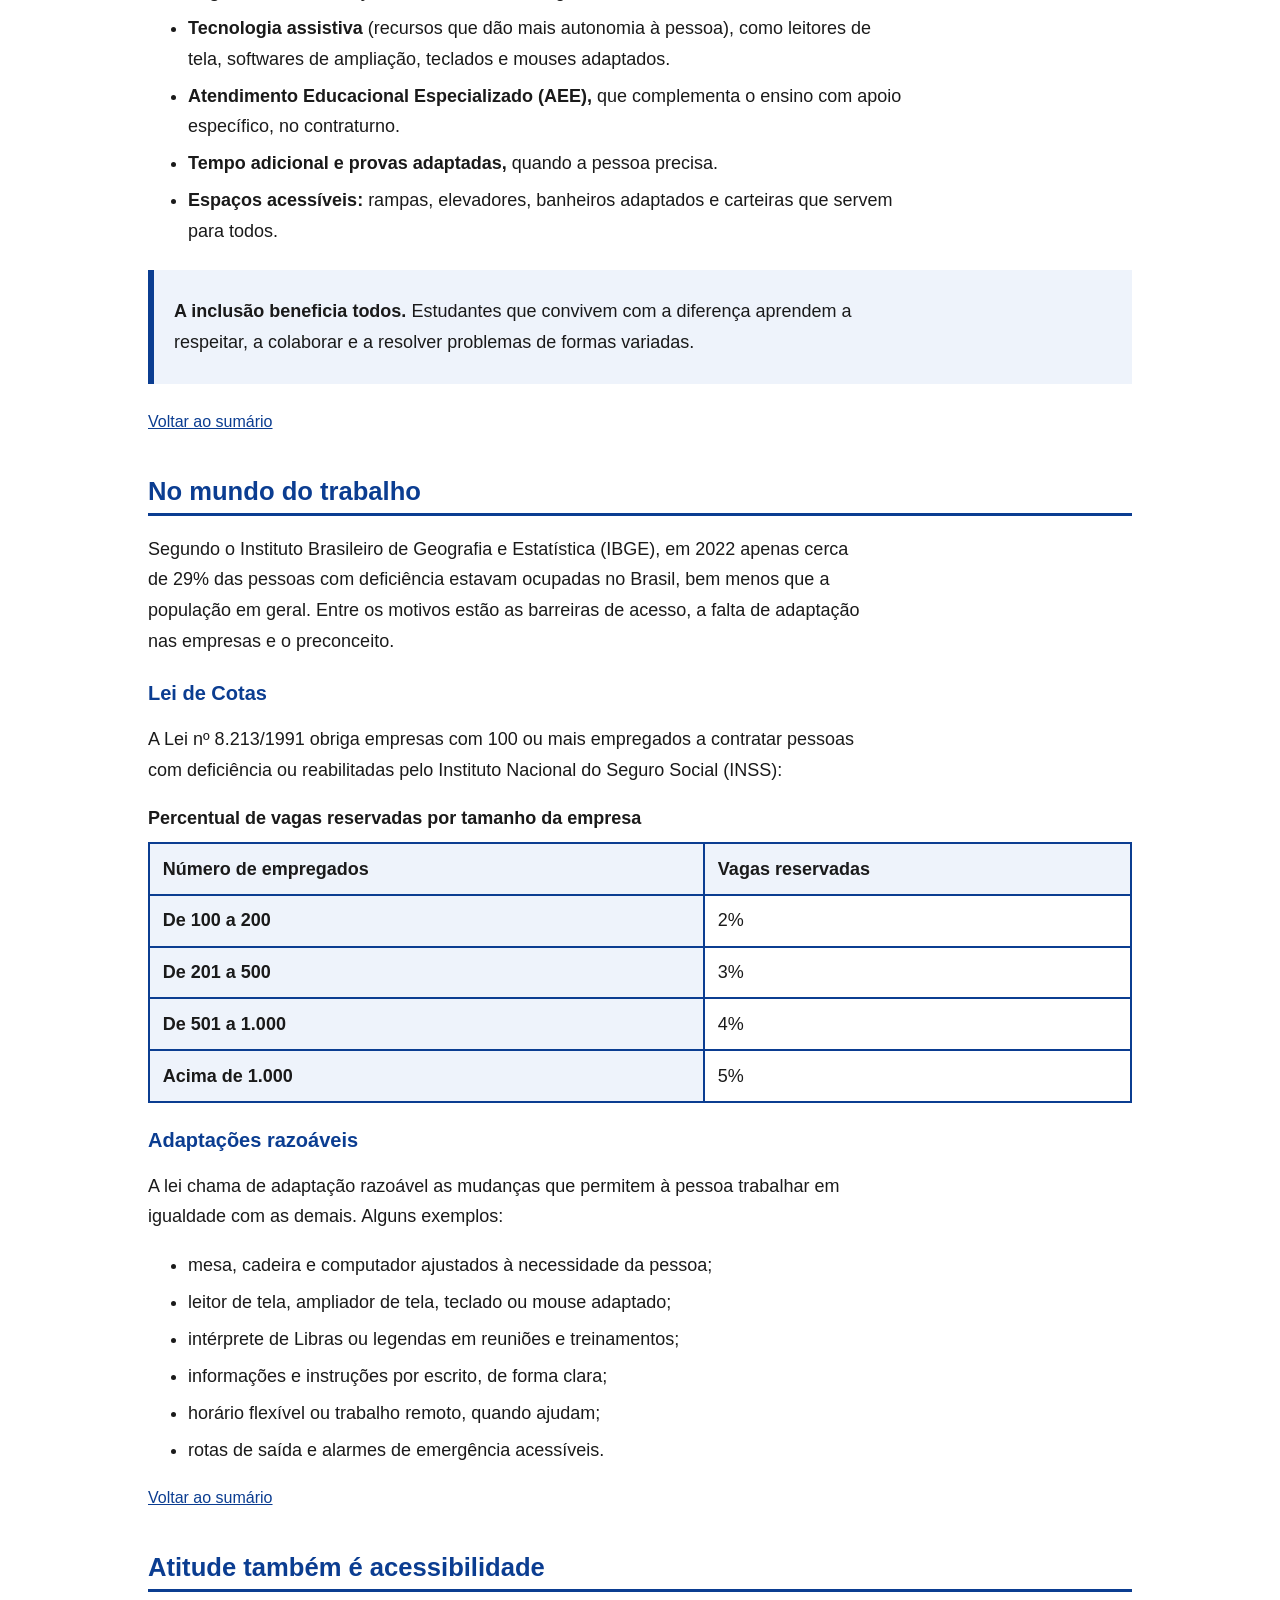
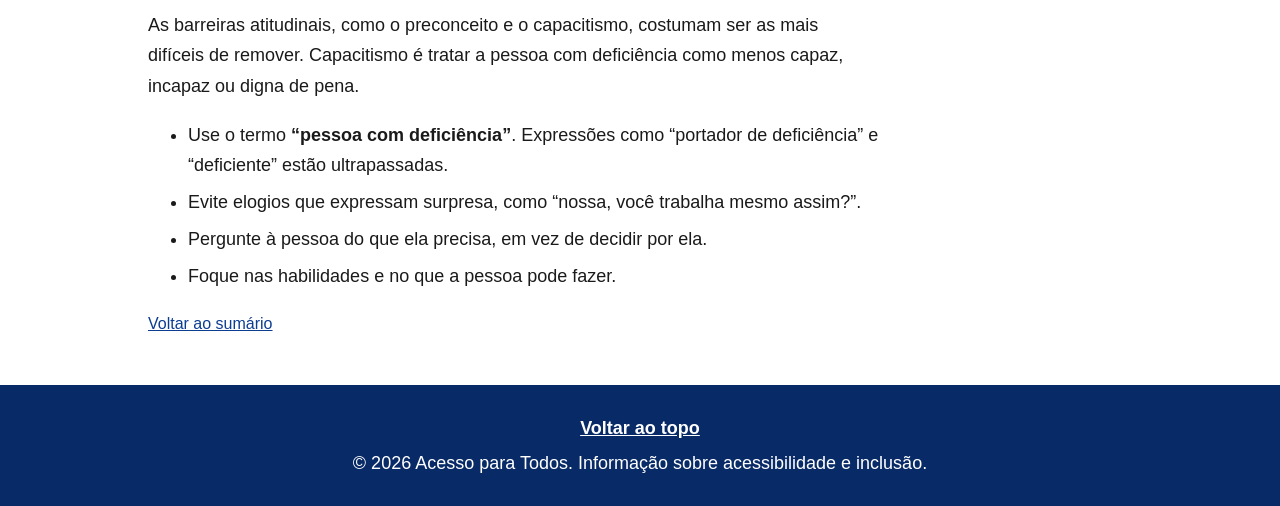
<file: escola-trabalho.html>
<!DOCTYPE html>
<html lang="pt-BR">
<head>
  <meta charset="UTF-8">
  <meta name="viewport" content="width=device-width, initial-scale=1.0">
  <meta name="description" content="Educação inclusiva e inclusão no trabalho: Libras, braille, tecnologia assistiva, adaptações, Lei de Cotas e como combater o preconceito.">
  <title>Acessibilidade na escola e no trabalho | Acesso para Todos</title>
  <link rel="stylesheet" href="css/style.css">
</head>
<body>
  <a class="pular" href="#conteudo" accesskey="1">Pular para o conteúdo</a>
  <a class="pular" href="#menu" accesskey="2">Pular para o menu</a>
  <a class="pular" href="#rodape" accesskey="3">Pular para o rodapé</a>

  <header id="topo">
    <div class="topo">
      <p class="logo">Acesso para Todos</p>
      <div class="ferramentas" role="group" aria-label="Ferramentas de acessibilidade">
        <button type="button" id="aumentar" aria-label="A+ (aumentar tamanho da fonte)">A+</button>
        <button type="button" id="diminuir" aria-label="A- (diminuir tamanho da fonte)">A-</button>
        <button type="button" id="contraste" aria-pressed="false">Alto contraste</button>
      </div>
    </div>
    <nav aria-label="Menu principal" id="menu">
      <ul>
        <li><a href="index.html">Início</a></li>
        <li><a href="casa.html">Em casa</a></li>
        <li><a href="rua.html">Na rua</a></li>
        <li><a href="escola-trabalho.html" aria-current="page">Escola e trabalho</a></li>
        <li><a href="internet.html">Internet</a></li>
        <li><a href="direitos.html">Direitos</a></li>
        <li><a href="sobre.html">Sobre</a></li>
      </ul>
    </nav>
  </header>

  <main id="conteudo" tabindex="-1">
    <h1>Acessibilidade na escola e no trabalho</h1>
    <p class="lead">Estudar e trabalhar são direitos de todas as pessoas. Para isso acontecer, escolas e empresas precisam remover barreiras físicas, de comunicação e de atitude.</p>

    <nav class="indice" id="sumario" aria-label="Neste texto">
      <p class="indice-titulo">Neste texto</p>
      <ul>
        <li><a href="#educacao">Educação inclusiva</a></li>
        <li><a href="#recursos-escolares">Recursos que fazem diferença</a></li>
        <li><a href="#trabalho">No mundo do trabalho</a></li>
        <li><a href="#atitude">Atitude também é acessibilidade</a></li>
      </ul>
    </nav>

    <figure>
      <img src="img/escola.jpg" alt="Sala de aula com uma estudante em cadeira de rodas em mesa adaptada e uma mulher usando Libras perto do quadro.">
      <figcaption>Sala de aula inclusiva, com mesa adaptada e comunicação em Língua Brasileira de Sinais (Libras).</figcaption>
    </figure>

    <h2 id="educacao">Educação inclusiva</h2>
    <p>A Lei Brasileira de Inclusão garante um sistema educacional inclusivo em todos os níveis, com o objetivo de que cada estudante desenvolva seus talentos e habilidades. As escolas particulares também são obrigadas a incluir, e não podem cobrar valor extra nas mensalidades por causa da deficiência.</p>
    <p class="voltar"><a href="#sumario">Voltar ao sumário</a></p>

    <h2 id="recursos-escolares">Recursos que fazem diferença</h2>
    <ul>
      <li><strong>Intérprete de Libras</strong> e materiais em Libras para estudantes surdos.</li>
      <li><strong>Braille, textos ampliados e áudio</strong> para estudantes cegos ou com baixa visão.</li>
      <li><strong>Legendas e transcrições</strong> em vídeos e aulas gravadas.</li>
      <li><strong>Tecnologia assistiva</strong> (recursos que dão mais autonomia à pessoa), como leitores de tela, softwares de ampliação, teclados e mouses adaptados.</li>
      <li><strong>Atendimento Educacional Especializado (AEE),</strong> que complementa o ensino com apoio específico, no contraturno.</li>
      <li><strong>Tempo adicional e provas adaptadas,</strong> quando a pessoa precisa.</li>
      <li><strong>Espaços acessíveis:</strong> rampas, elevadores, banheiros adaptados e carteiras que servem para todos.</li>
    </ul>
    <aside class="destaque">
      <p><strong>A inclusão beneficia todos.</strong> Estudantes que convivem com a diferença aprendem a respeitar, a colaborar e a resolver problemas de formas variadas.</p>
    </aside>
    <p class="voltar"><a href="#sumario">Voltar ao sumário</a></p>

    <h2 id="trabalho">No mundo do trabalho</h2>
    <p>Segundo o Instituto Brasileiro de Geografia e Estatística (IBGE), em 2022 apenas cerca de 29% das pessoas com deficiência estavam ocupadas no Brasil, bem menos que a população em geral. Entre os motivos estão as barreiras de acesso, a falta de adaptação nas empresas e o preconceito.</p>

    <h3>Lei de Cotas</h3>
    <p>A Lei nº 8.213/1991 obriga empresas com 100 ou mais empregados a contratar pessoas com deficiência ou reabilitadas pelo Instituto Nacional do Seguro Social (INSS):</p>
    <div class="tabela" role="region" aria-label="Tabela da Lei de Cotas" tabindex="0">
      <table>
        <caption>Percentual de vagas reservadas por tamanho da empresa</caption>
        <thead>
          <tr><th scope="col">Número de empregados</th><th scope="col">Vagas reservadas</th></tr>
        </thead>
        <tbody>
          <tr><th scope="row">De 100 a 200</th><td>2%</td></tr>
          <tr><th scope="row">De 201 a 500</th><td>3%</td></tr>
          <tr><th scope="row">De 501 a 1.000</th><td>4%</td></tr>
          <tr><th scope="row">Acima de 1.000</th><td>5%</td></tr>
        </tbody>
      </table>
    </div>

    <h3>Adaptações razoáveis</h3>
    <p>A lei chama de adaptação razoável as mudanças que permitem à pessoa trabalhar em igualdade com as demais. Alguns exemplos:</p>
    <ul>
      <li>mesa, cadeira e computador ajustados à necessidade da pessoa;</li>
      <li>leitor de tela, ampliador de tela, teclado ou mouse adaptado;</li>
      <li>intérprete de Libras ou legendas em reuniões e treinamentos;</li>
      <li>informações e instruções por escrito, de forma clara;</li>
      <li>horário flexível ou trabalho remoto, quando ajudam;</li>
      <li>rotas de saída e alarmes de emergência acessíveis.</li>
    </ul>
    <p class="voltar"><a href="#sumario">Voltar ao sumário</a></p>

    <h2 id="atitude">Atitude também é acessibilidade</h2>
    <p>As barreiras atitudinais, como o preconceito e o capacitismo, costumam ser as mais difíceis de remover. Capacitismo é tratar a pessoa com deficiência como menos capaz, incapaz ou digna de pena.</p>
    <ul>
      <li>Use o termo <strong>&ldquo;pessoa com deficiência&rdquo;</strong>. Expressões como &ldquo;portador de deficiência&rdquo; e &ldquo;deficiente&rdquo; estão ultrapassadas.</li>
      <li>Evite elogios que expressam surpresa, como &ldquo;nossa, você trabalha mesmo assim?&rdquo;.</li>
      <li>Pergunte à pessoa do que ela precisa, em vez de decidir por ela.</li>
      <li>Foque nas habilidades e no que a pessoa pode fazer.</li>
    </ul>
    <p class="voltar"><a href="#sumario">Voltar ao sumário</a></p>
  </main>

  <footer id="rodape">
    <p><a href="#topo">Voltar ao topo</a></p>
    <p>&copy; 2026 Acesso para Todos. Informação sobre acessibilidade e inclusão.</p>
  </footer>

  <div vw class="enabled">
    <div vw-access-button class="active"></div>
    <div vw-plugin-wrapper>
      <div class="vw-plugin-top-wrapper"></div>
    </div>
  </div>
  <script src="https://vlibras.gov.br/app/vlibras-plugin.js"></script>
  <script>new window.VLibras.Widget('https://vlibras.gov.br/app');</script>

  <script src="js/acessibilidade.js"></script>
</body>
</html>
</file>
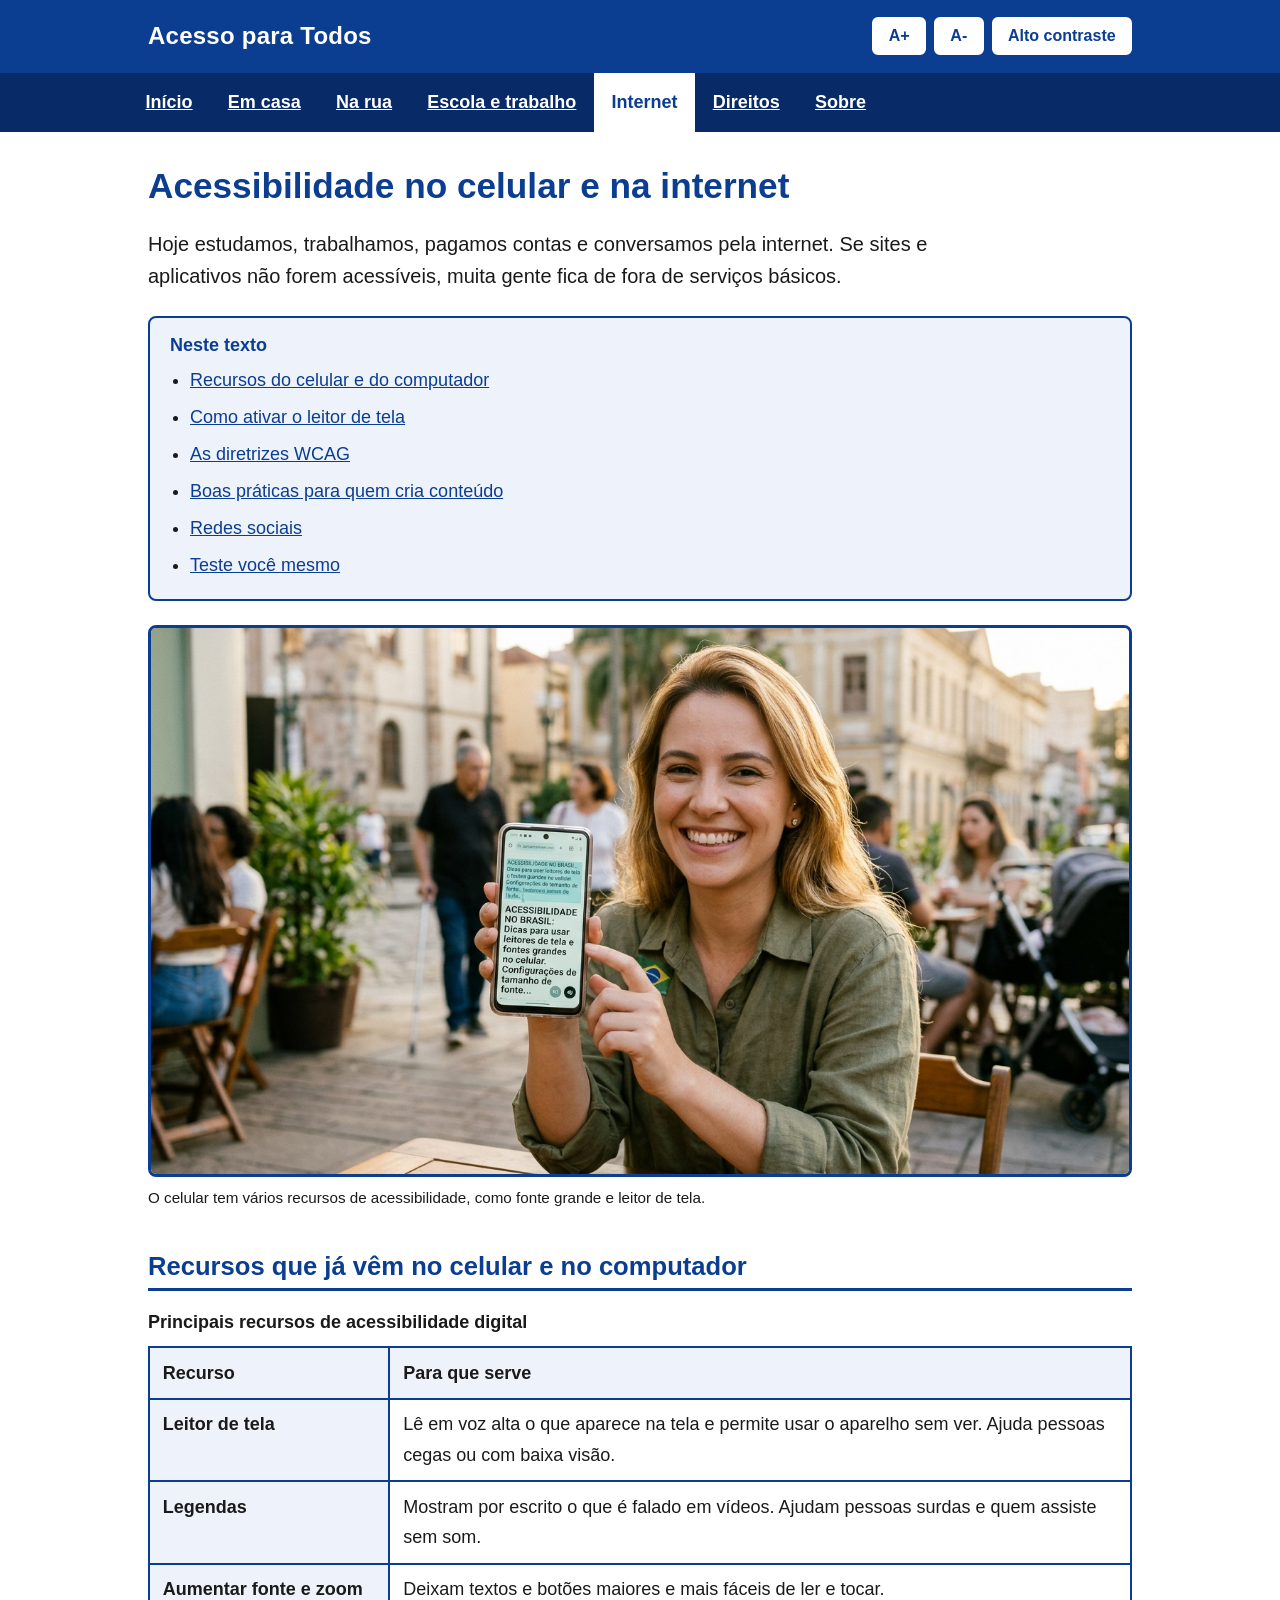
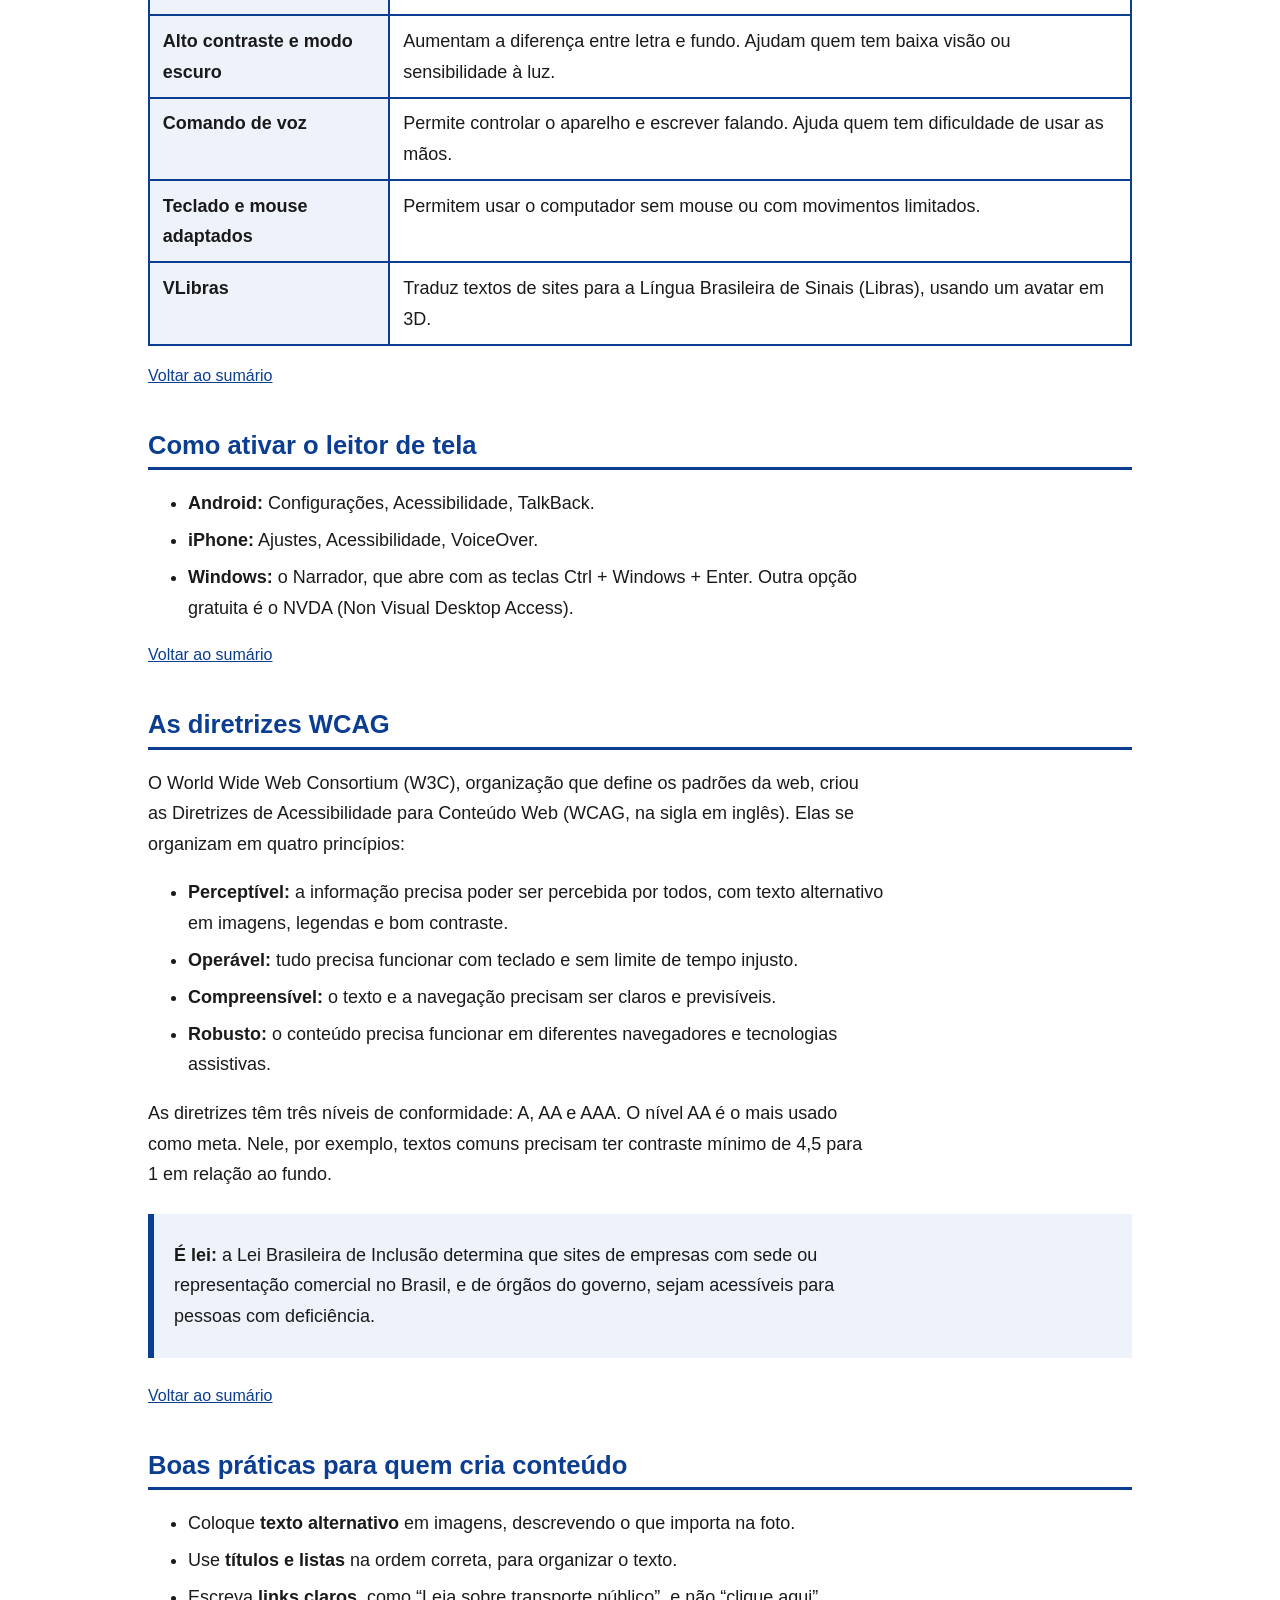
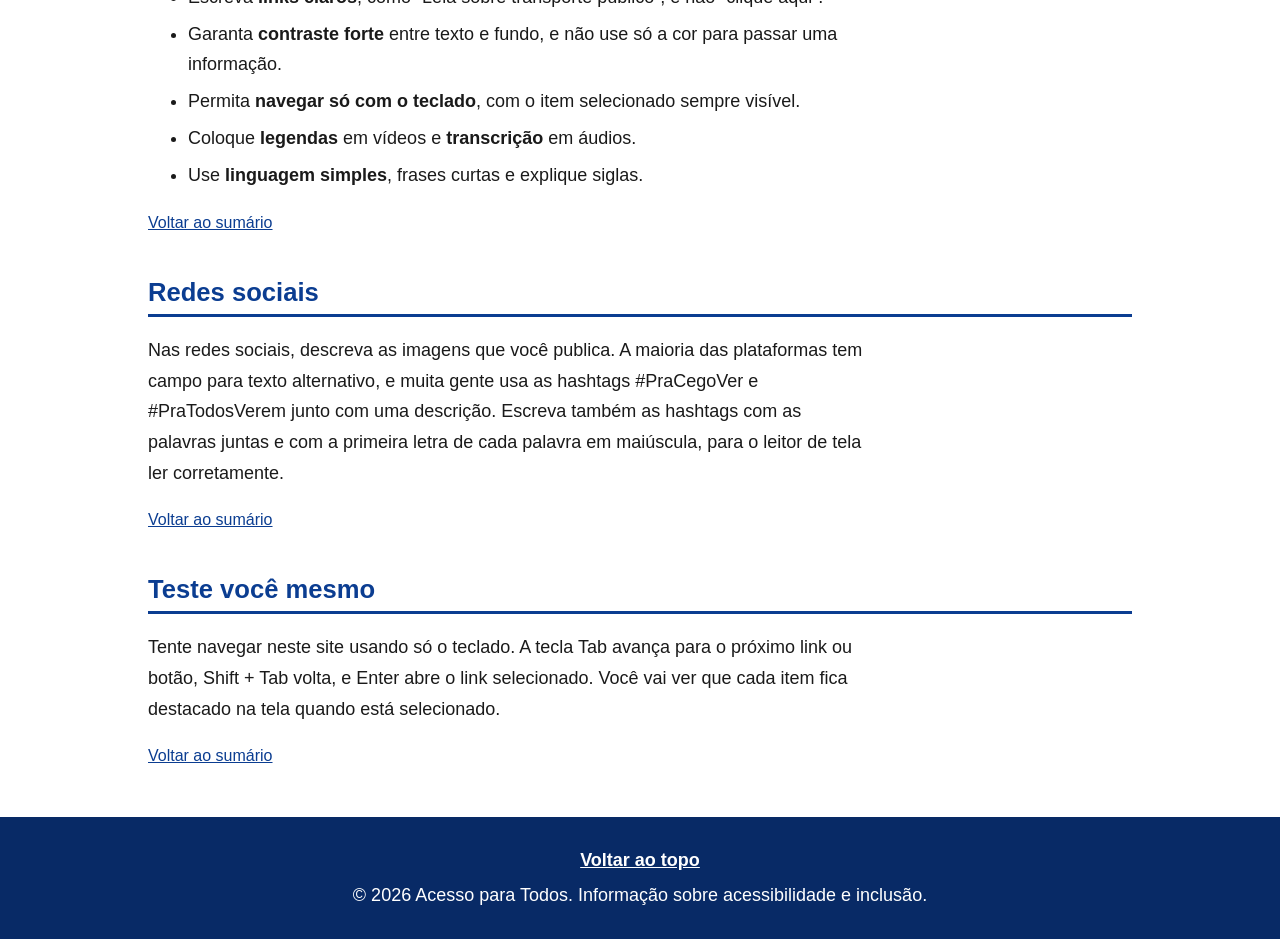
<file: internet.html>
<!DOCTYPE html>
<html lang="pt-BR">
<head>
  <meta charset="UTF-8">
  <meta name="viewport" content="width=device-width, initial-scale=1.0">
  <meta name="description" content="Acessibilidade digital: recursos do celular e do computador, leitor de tela, legendas, VLibras, diretrizes WCAG e boas práticas para sites e redes sociais.">
  <title>Acessibilidade no celular e na internet | Acesso para Todos</title>
  <link rel="stylesheet" href="css/style.css">
</head>
<body>
  <a class="pular" href="#conteudo" accesskey="1">Pular para o conteúdo</a>
  <a class="pular" href="#menu" accesskey="2">Pular para o menu</a>
  <a class="pular" href="#rodape" accesskey="3">Pular para o rodapé</a>

  <header id="topo">
    <div class="topo">
      <p class="logo">Acesso para Todos</p>
      <div class="ferramentas" role="group" aria-label="Ferramentas de acessibilidade">
        <button type="button" id="aumentar" aria-label="A+ (aumentar tamanho da fonte)">A+</button>
        <button type="button" id="diminuir" aria-label="A- (diminuir tamanho da fonte)">A-</button>
        <button type="button" id="contraste" aria-pressed="false">Alto contraste</button>
      </div>
    </div>
    <nav aria-label="Menu principal" id="menu">
      <ul>
        <li><a href="index.html">Início</a></li>
        <li><a href="casa.html">Em casa</a></li>
        <li><a href="rua.html">Na rua</a></li>
        <li><a href="escola-trabalho.html">Escola e trabalho</a></li>
        <li><a href="internet.html" aria-current="page">Internet</a></li>
        <li><a href="direitos.html">Direitos</a></li>
        <li><a href="sobre.html">Sobre</a></li>
      </ul>
    </nav>
  </header>

  <main id="conteudo" tabindex="-1">
    <h1>Acessibilidade no celular e na internet</h1>
    <p class="lead">Hoje estudamos, trabalhamos, pagamos contas e conversamos pela internet. Se sites e aplicativos não forem acessíveis, muita gente fica de fora de serviços básicos.</p>

    <nav class="indice" id="sumario" aria-label="Neste texto">
      <p class="indice-titulo">Neste texto</p>
      <ul>
        <li><a href="#recursos">Recursos do celular e do computador</a></li>
        <li><a href="#como-ativar">Como ativar o leitor de tela</a></li>
        <li><a href="#wcag">As diretrizes WCAG</a></li>
        <li><a href="#boas-praticas">Boas práticas para quem cria conteúdo</a></li>
        <li><a href="#redes-sociais">Redes sociais</a></li>
        <li><a href="#teste">Teste você mesmo</a></li>
      </ul>
    </nav>

    <figure>
      <img src="img/internet.jpg" alt="Mulher sorrindo em uma praça, mostrando um celular com um texto sobre acessibilidade em letras grandes.">
      <figcaption>O celular tem vários recursos de acessibilidade, como fonte grande e leitor de tela.</figcaption>
    </figure>

    <h2 id="recursos">Recursos que já vêm no celular e no computador</h2>
    <div class="tabela" role="region" aria-label="Tabela de recursos de acessibilidade digital" tabindex="0">
      <table>
        <caption>Principais recursos de acessibilidade digital</caption>
        <thead>
          <tr><th scope="col">Recurso</th><th scope="col">Para que serve</th></tr>
        </thead>
        <tbody>
          <tr><th scope="row">Leitor de tela</th><td>Lê em voz alta o que aparece na tela e permite usar o aparelho sem ver. Ajuda pessoas cegas ou com baixa visão.</td></tr>
          <tr><th scope="row">Legendas</th><td>Mostram por escrito o que é falado em vídeos. Ajudam pessoas surdas e quem assiste sem som.</td></tr>
          <tr><th scope="row">Aumentar fonte e zoom</th><td>Deixam textos e botões maiores e mais fáceis de ler e tocar.</td></tr>
          <tr><th scope="row">Alto contraste e modo escuro</th><td>Aumentam a diferença entre letra e fundo. Ajudam quem tem baixa visão ou sensibilidade à luz.</td></tr>
          <tr><th scope="row">Comando de voz</th><td>Permite controlar o aparelho e escrever falando. Ajuda quem tem dificuldade de usar as mãos.</td></tr>
          <tr><th scope="row">Teclado e mouse adaptados</th><td>Permitem usar o computador sem mouse ou com movimentos limitados.</td></tr>
          <tr><th scope="row">VLibras</th><td>Traduz textos de sites para a Língua Brasileira de Sinais (Libras), usando um avatar em 3D.</td></tr>
        </tbody>
      </table>
    </div>
    <p class="voltar"><a href="#sumario">Voltar ao sumário</a></p>

    <h2 id="como-ativar">Como ativar o leitor de tela</h2>
    <ul>
      <li><strong>Android:</strong> Configurações, Acessibilidade, TalkBack.</li>
      <li><strong>iPhone:</strong> Ajustes, Acessibilidade, VoiceOver.</li>
      <li><strong>Windows:</strong> o Narrador, que abre com as teclas Ctrl + Windows + Enter. Outra opção gratuita é o NVDA (Non Visual Desktop Access).</li>
    </ul>
    <p class="voltar"><a href="#sumario">Voltar ao sumário</a></p>

    <h2 id="wcag">As diretrizes WCAG</h2>
    <p>O World Wide Web Consortium (W3C), organização que define os padrões da web, criou as Diretrizes de Acessibilidade para Conteúdo Web (WCAG, na sigla em inglês). Elas se organizam em quatro princípios:</p>
    <ul>
      <li><strong>Perceptível:</strong> a informação precisa poder ser percebida por todos, com texto alternativo em imagens, legendas e bom contraste.</li>
      <li><strong>Operável:</strong> tudo precisa funcionar com teclado e sem limite de tempo injusto.</li>
      <li><strong>Compreensível:</strong> o texto e a navegação precisam ser claros e previsíveis.</li>
      <li><strong>Robusto:</strong> o conteúdo precisa funcionar em diferentes navegadores e tecnologias assistivas.</li>
    </ul>
    <p>As diretrizes têm três níveis de conformidade: A, AA e AAA. O nível AA é o mais usado como meta. Nele, por exemplo, textos comuns precisam ter contraste mínimo de 4,5 para 1 em relação ao fundo.</p>
    <aside class="destaque">
      <p><strong>É lei:</strong> a Lei Brasileira de Inclusão determina que sites de empresas com sede ou representação comercial no Brasil, e de órgãos do governo, sejam acessíveis para pessoas com deficiência.</p>
    </aside>
    <p class="voltar"><a href="#sumario">Voltar ao sumário</a></p>

    <h2 id="boas-praticas">Boas práticas para quem cria conteúdo</h2>
    <ul>
      <li>Coloque <strong>texto alternativo</strong> em imagens, descrevendo o que importa na foto.</li>
      <li>Use <strong>títulos e listas</strong> na ordem correta, para organizar o texto.</li>
      <li>Escreva <strong>links claros</strong>, como &ldquo;Leia sobre transporte público&rdquo;, e não &ldquo;clique aqui&rdquo;.</li>
      <li>Garanta <strong>contraste forte</strong> entre texto e fundo, e não use só a cor para passar uma informação.</li>
      <li>Permita <strong>navegar só com o teclado</strong>, com o item selecionado sempre visível.</li>
      <li>Coloque <strong>legendas</strong> em vídeos e <strong>transcrição</strong> em áudios.</li>
      <li>Use <strong>linguagem simples</strong>, frases curtas e explique siglas.</li>
    </ul>
    <p class="voltar"><a href="#sumario">Voltar ao sumário</a></p>

    <h2 id="redes-sociais">Redes sociais</h2>
    <p>Nas redes sociais, descreva as imagens que você publica. A maioria das plataformas tem campo para texto alternativo, e muita gente usa as hashtags #PraCegoVer e #PraTodosVerem junto com uma descrição. Escreva também as hashtags com as palavras juntas e com a primeira letra de cada palavra em maiúscula, para o leitor de tela ler corretamente.</p>
    <p class="voltar"><a href="#sumario">Voltar ao sumário</a></p>

    <h2 id="teste">Teste você mesmo</h2>
    <p>Tente navegar neste site usando só o teclado. A tecla Tab avança para o próximo link ou botão, Shift + Tab volta, e Enter abre o link selecionado. Você vai ver que cada item fica destacado na tela quando está selecionado.</p>
    <p class="voltar"><a href="#sumario">Voltar ao sumário</a></p>
  </main>

  <footer id="rodape">
    <p><a href="#topo">Voltar ao topo</a></p>
    <p>&copy; 2026 Acesso para Todos. Informação sobre acessibilidade e inclusão.</p>
  </footer>

  <div vw class="enabled">
    <div vw-access-button class="active"></div>
    <div vw-plugin-wrapper>
      <div class="vw-plugin-top-wrapper"></div>
    </div>
  </div>
  <script src="https://vlibras.gov.br/app/vlibras-plugin.js"></script>
  <script>new window.VLibras.Widget('https://vlibras.gov.br/app');</script>

  <script src="js/acessibilidade.js"></script>
</body>
</html>
</file>
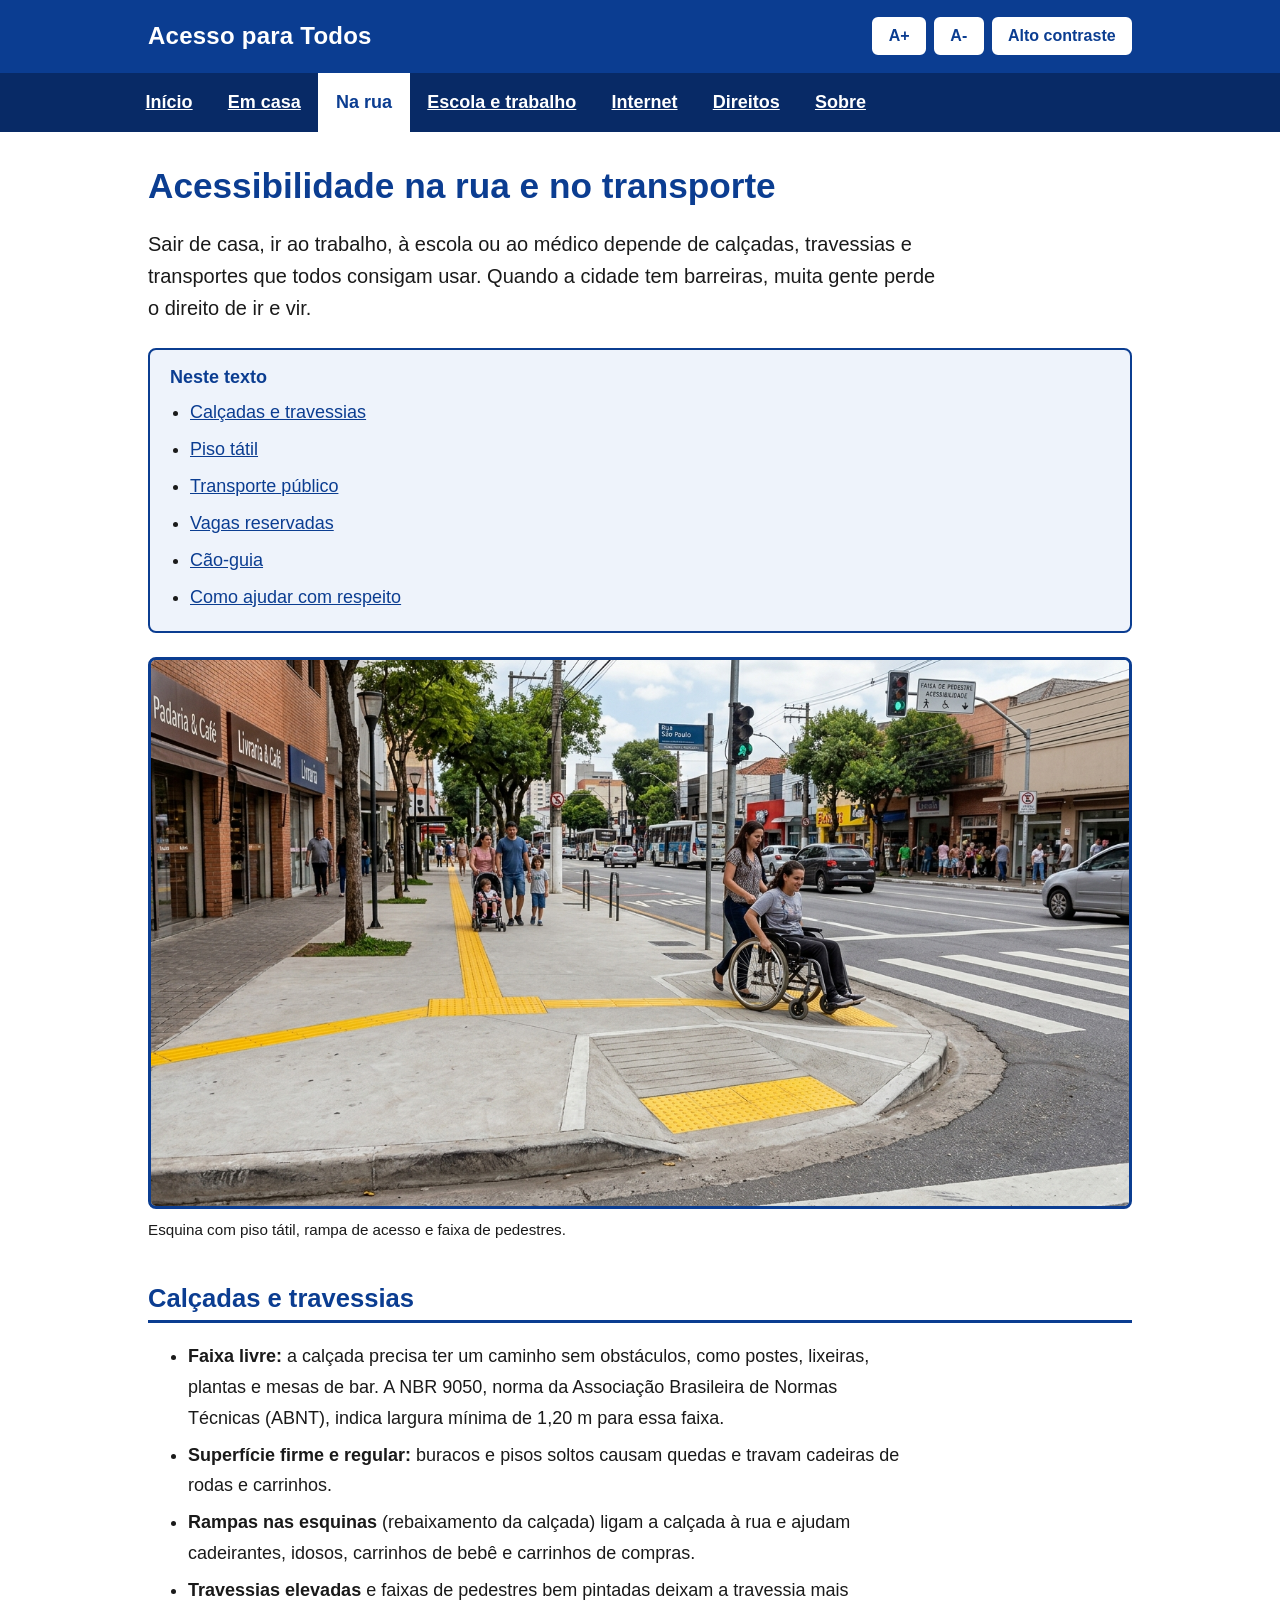
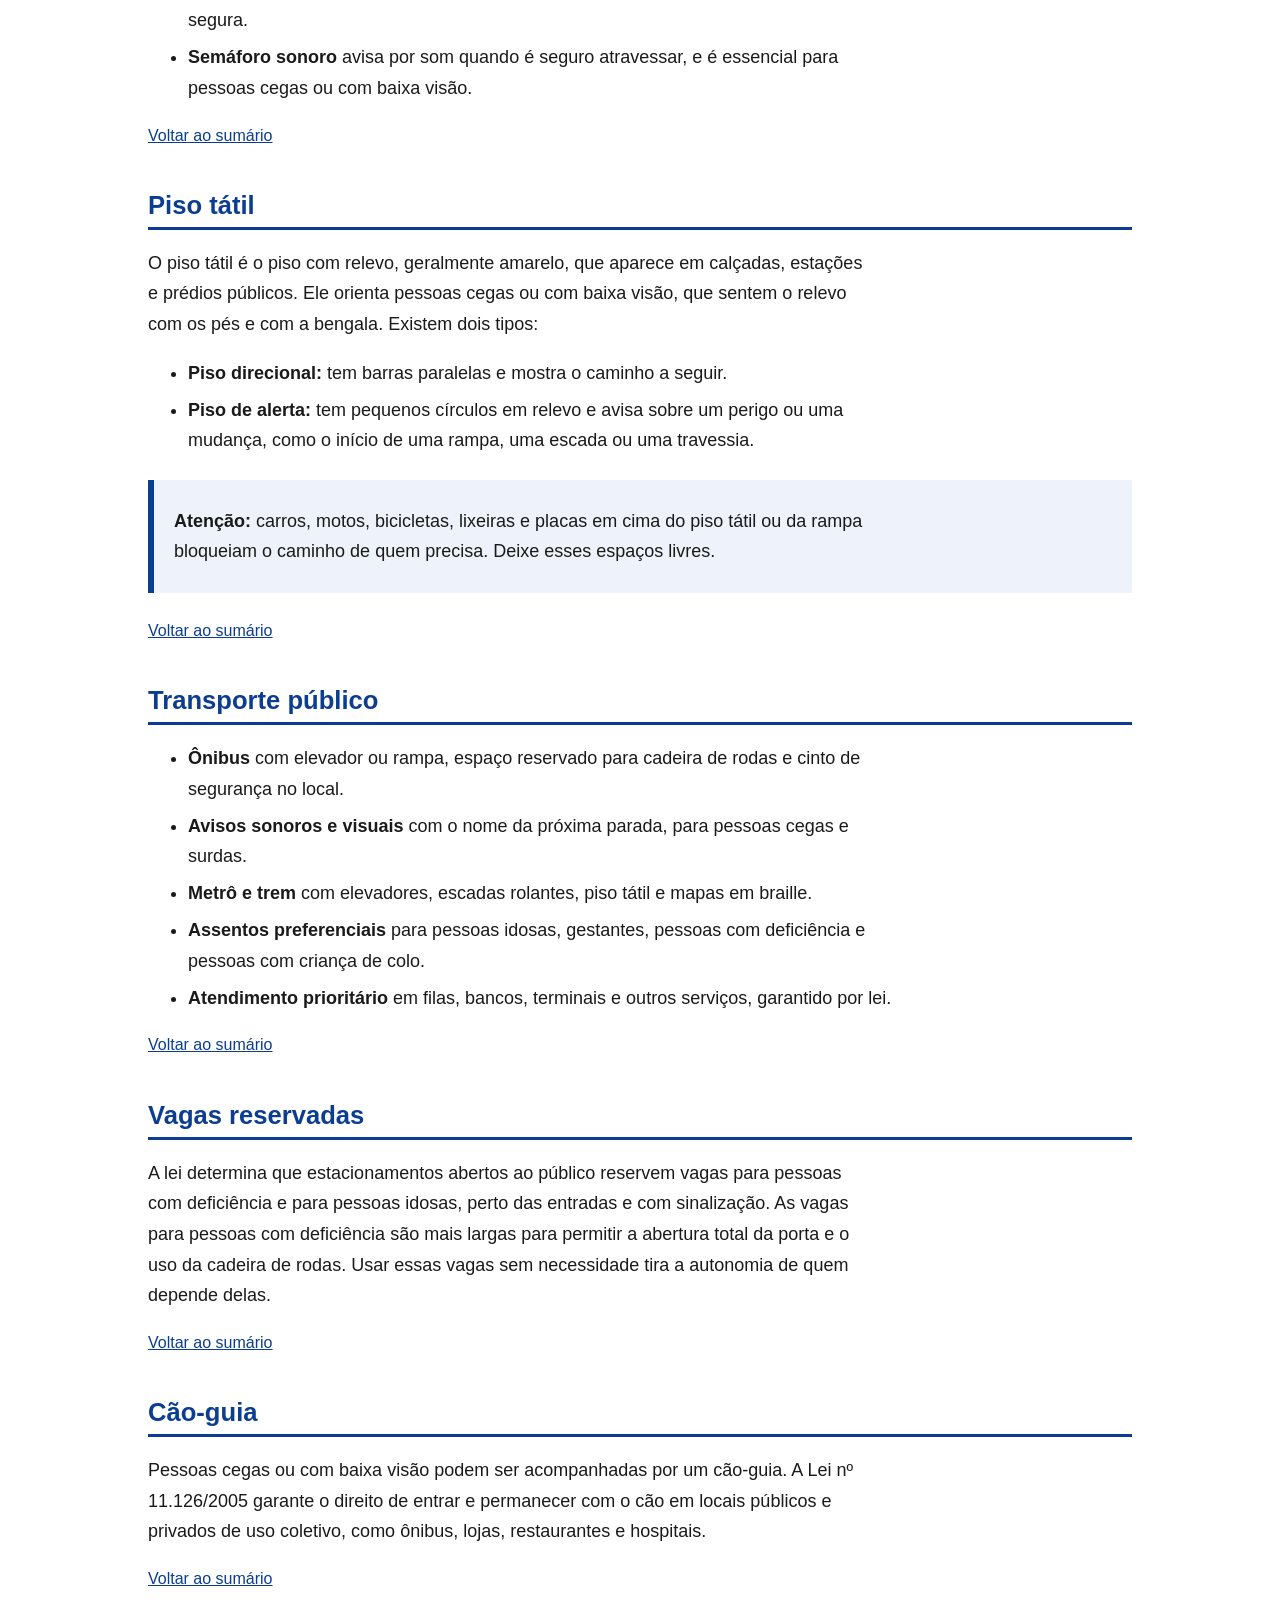
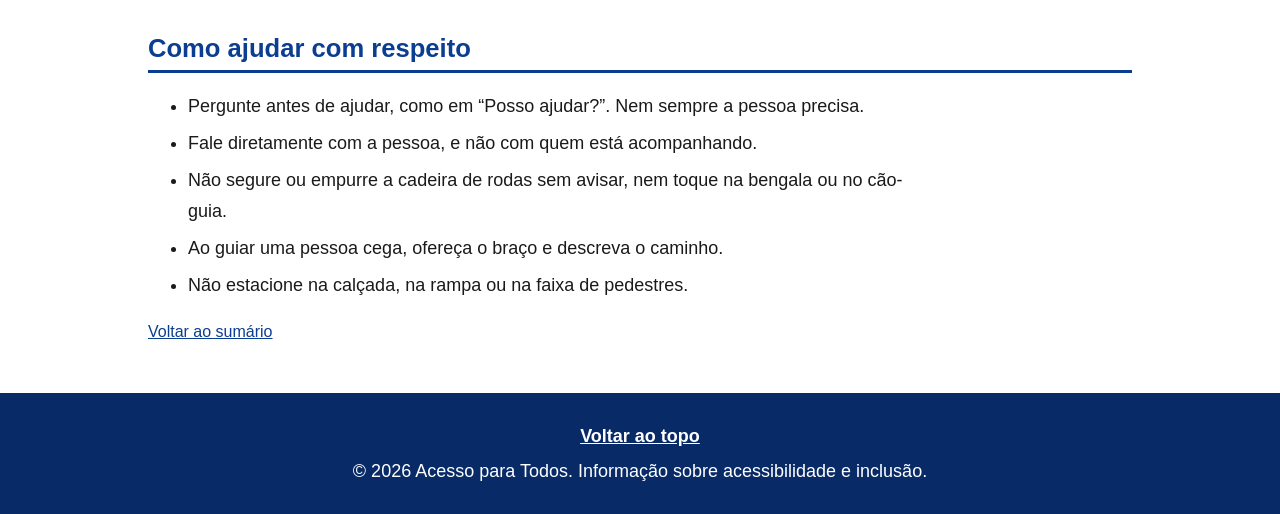
<file: rua.html>
<!DOCTYPE html>
<html lang="pt-BR">
<head>
  <meta charset="UTF-8">
  <meta name="viewport" content="width=device-width, initial-scale=1.0">
  <meta name="description" content="Acessibilidade na rua e no transporte: calçadas, rampas, piso tátil, semáforo sonoro, transporte público, vagas reservadas e como ajudar.">
  <title>Acessibilidade na rua e no transporte | Acesso para Todos</title>
  <link rel="stylesheet" href="css/style.css">
</head>
<body>
  <a class="pular" href="#conteudo" accesskey="1">Pular para o conteúdo</a>
  <a class="pular" href="#menu" accesskey="2">Pular para o menu</a>
  <a class="pular" href="#rodape" accesskey="3">Pular para o rodapé</a>

  <header id="topo">
    <div class="topo">
      <p class="logo">Acesso para Todos</p>
      <div class="ferramentas" role="group" aria-label="Ferramentas de acessibilidade">
        <button type="button" id="aumentar" aria-label="A+ (aumentar tamanho da fonte)">A+</button>
        <button type="button" id="diminuir" aria-label="A- (diminuir tamanho da fonte)">A-</button>
        <button type="button" id="contraste" aria-pressed="false">Alto contraste</button>
      </div>
    </div>
    <nav aria-label="Menu principal" id="menu">
      <ul>
        <li><a href="index.html">Início</a></li>
        <li><a href="casa.html">Em casa</a></li>
        <li><a href="rua.html" aria-current="page">Na rua</a></li>
        <li><a href="escola-trabalho.html">Escola e trabalho</a></li>
        <li><a href="internet.html">Internet</a></li>
        <li><a href="direitos.html">Direitos</a></li>
        <li><a href="sobre.html">Sobre</a></li>
      </ul>
    </nav>
  </header>

  <main id="conteudo" tabindex="-1">
    <h1>Acessibilidade na rua e no transporte</h1>
    <p class="lead">Sair de casa, ir ao trabalho, à escola ou ao médico depende de calçadas, travessias e transportes que todos consigam usar. Quando a cidade tem barreiras, muita gente perde o direito de ir e vir.</p>

    <nav class="indice" id="sumario" aria-label="Neste texto">
      <p class="indice-titulo">Neste texto</p>
      <ul>
        <li><a href="#calcadas">Calçadas e travessias</a></li>
        <li><a href="#piso-tatil">Piso tátil</a></li>
        <li><a href="#transporte">Transporte público</a></li>
        <li><a href="#vagas">Vagas reservadas</a></li>
        <li><a href="#cao-guia">Cão-guia</a></li>
        <li><a href="#como-ajudar">Como ajudar com respeito</a></li>
      </ul>
    </nav>

    <figure>
      <img src="img/rua.jpg" alt="Esquina com piso tátil amarelo e rampa de acesso. Uma mulher em cadeira de rodas atravessa a rua.">
      <figcaption>Esquina com piso tátil, rampa de acesso e faixa de pedestres.</figcaption>
    </figure>

    <h2 id="calcadas">Calçadas e travessias</h2>
    <ul>
      <li><strong>Faixa livre:</strong> a calçada precisa ter um caminho sem obstáculos, como postes, lixeiras, plantas e mesas de bar. A NBR 9050, norma da Associação Brasileira de Normas Técnicas (ABNT), indica largura mínima de 1,20 m para essa faixa.</li>
      <li><strong>Superfície firme e regular:</strong> buracos e pisos soltos causam quedas e travam cadeiras de rodas e carrinhos.</li>
      <li><strong>Rampas nas esquinas</strong> (rebaixamento da calçada) ligam a calçada à rua e ajudam cadeirantes, idosos, carrinhos de bebê e carrinhos de compras.</li>
      <li><strong>Travessias elevadas</strong> e faixas de pedestres bem pintadas deixam a travessia mais segura.</li>
      <li><strong>Semáforo sonoro</strong> avisa por som quando é seguro atravessar, e é essencial para pessoas cegas ou com baixa visão.</li>
    </ul>
    <p class="voltar"><a href="#sumario">Voltar ao sumário</a></p>

    <h2 id="piso-tatil">Piso tátil</h2>
    <p>O piso tátil é o piso com relevo, geralmente amarelo, que aparece em calçadas, estações e prédios públicos. Ele orienta pessoas cegas ou com baixa visão, que sentem o relevo com os pés e com a bengala. Existem dois tipos:</p>
    <ul>
      <li><strong>Piso direcional:</strong> tem barras paralelas e mostra o caminho a seguir.</li>
      <li><strong>Piso de alerta:</strong> tem pequenos círculos em relevo e avisa sobre um perigo ou uma mudança, como o início de uma rampa, uma escada ou uma travessia.</li>
    </ul>
    <aside class="destaque">
      <p><strong>Atenção:</strong> carros, motos, bicicletas, lixeiras e placas em cima do piso tátil ou da rampa bloqueiam o caminho de quem precisa. Deixe esses espaços livres.</p>
    </aside>
    <p class="voltar"><a href="#sumario">Voltar ao sumário</a></p>

    <h2 id="transporte">Transporte público</h2>
    <ul>
      <li><strong>Ônibus</strong> com elevador ou rampa, espaço reservado para cadeira de rodas e cinto de segurança no local.</li>
      <li><strong>Avisos sonoros e visuais</strong> com o nome da próxima parada, para pessoas cegas e surdas.</li>
      <li><strong>Metrô e trem</strong> com elevadores, escadas rolantes, piso tátil e mapas em braille.</li>
      <li><strong>Assentos preferenciais</strong> para pessoas idosas, gestantes, pessoas com deficiência e pessoas com criança de colo.</li>
      <li><strong>Atendimento prioritário</strong> em filas, bancos, terminais e outros serviços, garantido por lei.</li>
    </ul>
    <p class="voltar"><a href="#sumario">Voltar ao sumário</a></p>

    <h2 id="vagas">Vagas reservadas</h2>
    <p>A lei determina que estacionamentos abertos ao público reservem vagas para pessoas com deficiência e para pessoas idosas, perto das entradas e com sinalização. As vagas para pessoas com deficiência são mais largas para permitir a abertura total da porta e o uso da cadeira de rodas. Usar essas vagas sem necessidade tira a autonomia de quem depende delas.</p>
    <p class="voltar"><a href="#sumario">Voltar ao sumário</a></p>

    <h2 id="cao-guia">Cão-guia</h2>
    <p>Pessoas cegas ou com baixa visão podem ser acompanhadas por um cão-guia. A Lei nº 11.126/2005 garante o direito de entrar e permanecer com o cão em locais públicos e privados de uso coletivo, como ônibus, lojas, restaurantes e hospitais.</p>
    <p class="voltar"><a href="#sumario">Voltar ao sumário</a></p>

    <h2 id="como-ajudar">Como ajudar com respeito</h2>
    <ul>
      <li>Pergunte antes de ajudar, como em &ldquo;Posso ajudar?&rdquo;. Nem sempre a pessoa precisa.</li>
      <li>Fale diretamente com a pessoa, e não com quem está acompanhando.</li>
      <li>Não segure ou empurre a cadeira de rodas sem avisar, nem toque na bengala ou no cão-guia.</li>
      <li>Ao guiar uma pessoa cega, ofereça o braço e descreva o caminho.</li>
      <li>Não estacione na calçada, na rampa ou na faixa de pedestres.</li>
    </ul>
    <p class="voltar"><a href="#sumario">Voltar ao sumário</a></p>
  </main>

  <footer id="rodape">
    <p><a href="#topo">Voltar ao topo</a></p>
    <p>&copy; 2026 Acesso para Todos. Informação sobre acessibilidade e inclusão.</p>
  </footer>

  <div vw class="enabled">
    <div vw-access-button class="active"></div>
    <div vw-plugin-wrapper>
      <div class="vw-plugin-top-wrapper"></div>
    </div>
  </div>
  <script src="https://vlibras.gov.br/app/vlibras-plugin.js"></script>
  <script>new window.VLibras.Widget('https://vlibras.gov.br/app');</script>

  <script src="js/acessibilidade.js"></script>
</body>
</html>
</file>
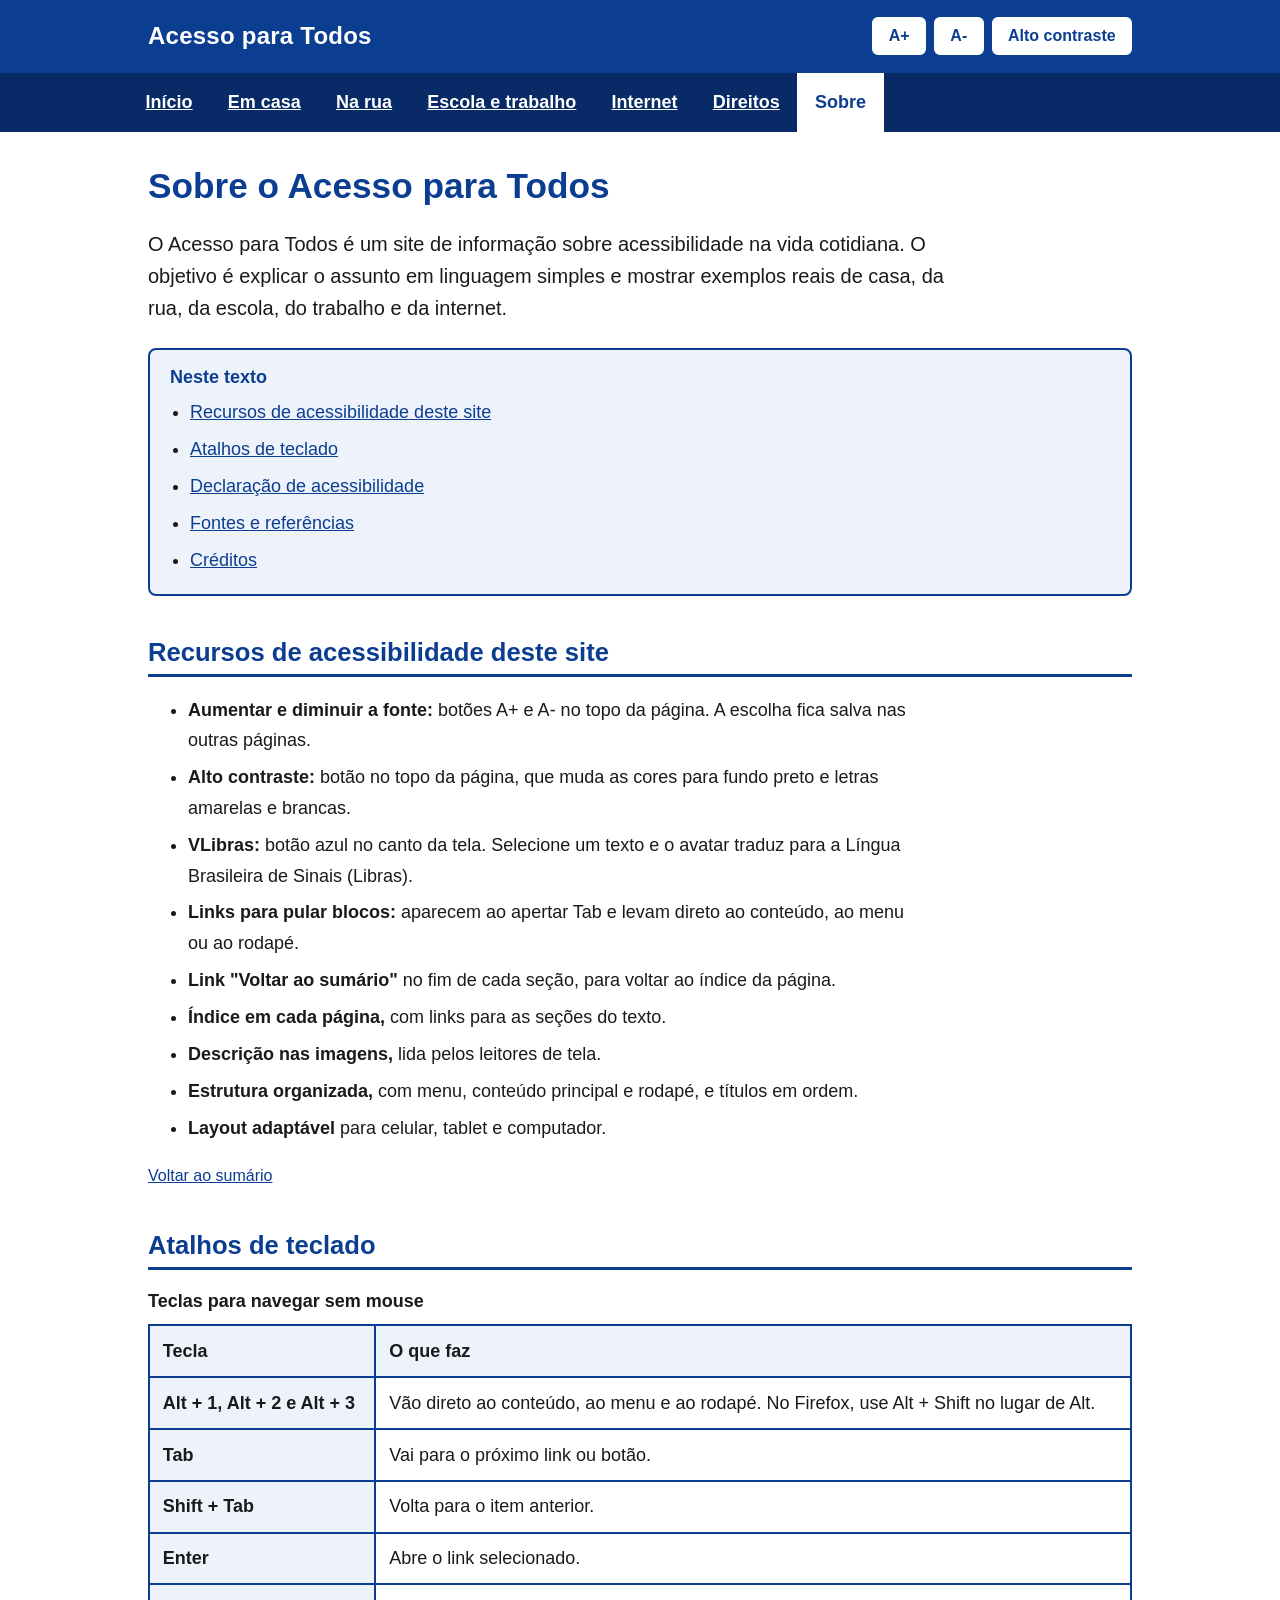
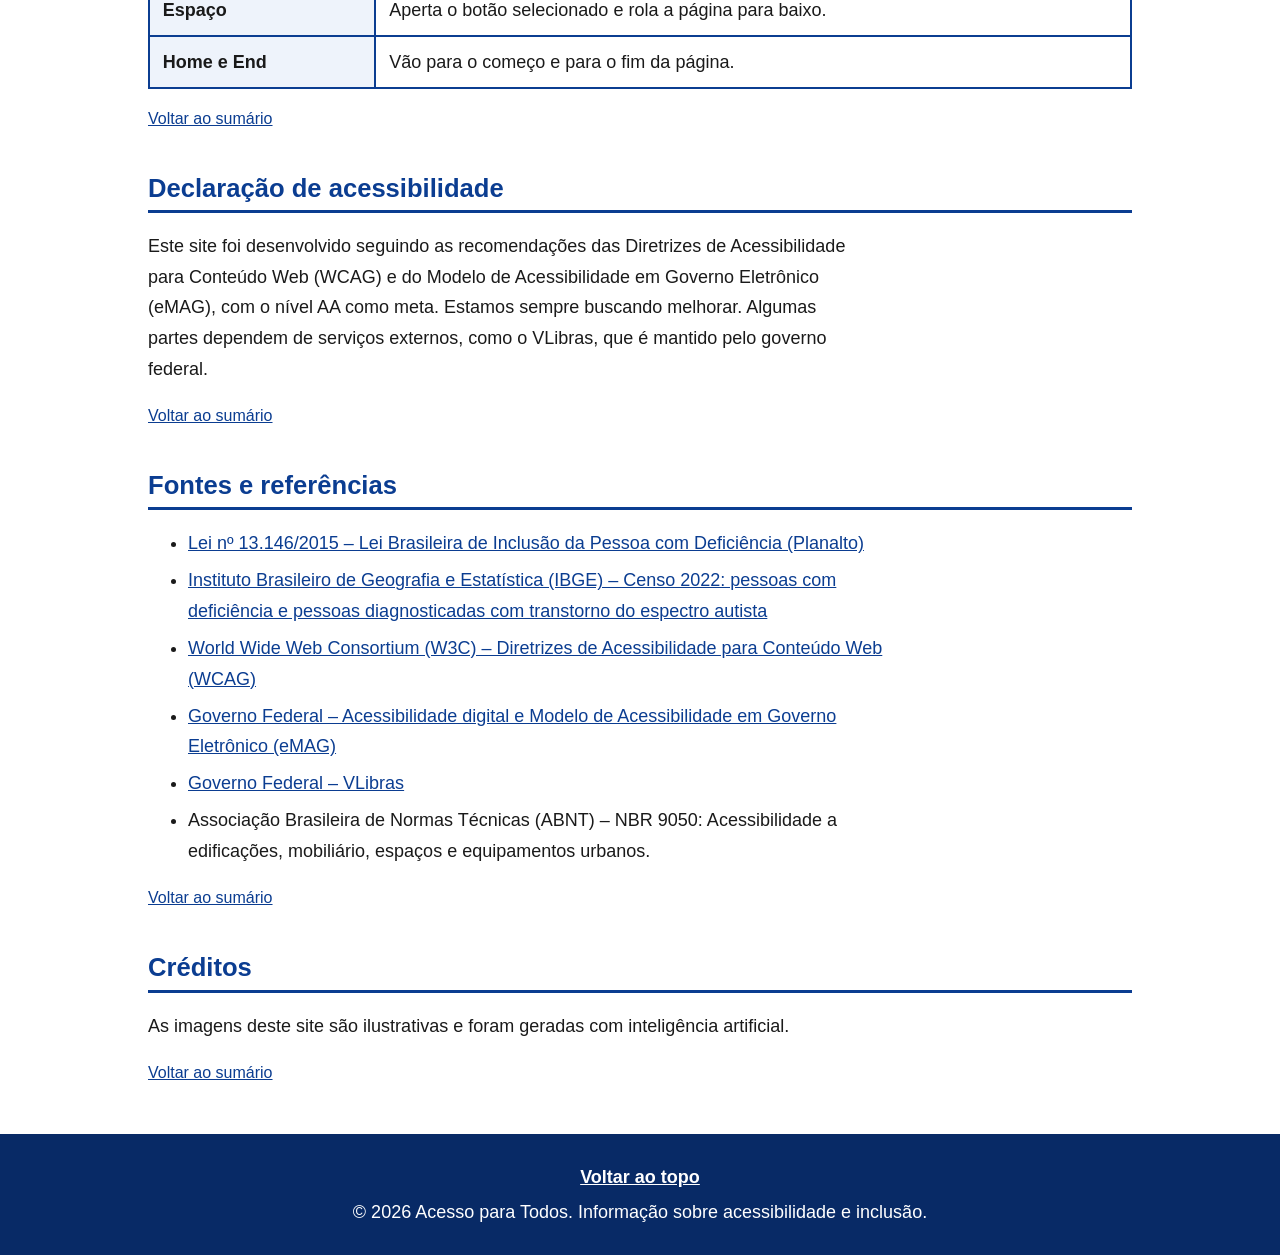
<file: sobre.html>
<!DOCTYPE html>
<html lang="pt-BR">
<head>
  <meta charset="UTF-8">
  <meta name="viewport" content="width=device-width, initial-scale=1.0">
  <meta name="description" content="Sobre o Acesso para Todos: objetivo do site, recursos de acessibilidade disponíveis, atalhos de teclado, fontes e créditos.">
  <title>Sobre o site e fontes | Acesso para Todos</title>
  <link rel="stylesheet" href="css/style.css">
</head>
<body>
  <a class="pular" href="#conteudo" accesskey="1">Pular para o conteúdo</a>
  <a class="pular" href="#menu" accesskey="2">Pular para o menu</a>
  <a class="pular" href="#rodape" accesskey="3">Pular para o rodapé</a>

  <header id="topo">
    <div class="topo">
      <p class="logo">Acesso para Todos</p>
      <div class="ferramentas" role="group" aria-label="Ferramentas de acessibilidade">
        <button type="button" id="aumentar" aria-label="A+ (aumentar tamanho da fonte)">A+</button>
        <button type="button" id="diminuir" aria-label="A- (diminuir tamanho da fonte)">A-</button>
        <button type="button" id="contraste" aria-pressed="false">Alto contraste</button>
      </div>
    </div>
    <nav aria-label="Menu principal" id="menu">
      <ul>
        <li><a href="index.html">Início</a></li>
        <li><a href="casa.html">Em casa</a></li>
        <li><a href="rua.html">Na rua</a></li>
        <li><a href="escola-trabalho.html">Escola e trabalho</a></li>
        <li><a href="internet.html">Internet</a></li>
        <li><a href="direitos.html">Direitos</a></li>
        <li><a href="sobre.html" aria-current="page">Sobre</a></li>
      </ul>
    </nav>
  </header>

  <main id="conteudo" tabindex="-1">
    <h1>Sobre o Acesso para Todos</h1>
    <p class="lead">O Acesso para Todos é um site de informação sobre acessibilidade na vida cotidiana. O objetivo é explicar o assunto em linguagem simples e mostrar exemplos reais de casa, da rua, da escola, do trabalho e da internet.</p>

    <nav class="indice" id="sumario" aria-label="Neste texto">
      <p class="indice-titulo">Neste texto</p>
      <ul>
        <li><a href="#recursos-do-site">Recursos de acessibilidade deste site</a></li>
        <li><a href="#teclado">Atalhos de teclado</a></li>
        <li><a href="#declaracao">Declaração de acessibilidade</a></li>
        <li><a href="#fontes">Fontes e referências</a></li>
        <li><a href="#creditos">Créditos</a></li>
      </ul>
    </nav>

    <h2 id="recursos-do-site">Recursos de acessibilidade deste site</h2>
    <ul>
      <li><strong>Aumentar e diminuir a fonte:</strong> botões A+ e A- no topo da página. A escolha fica salva nas outras páginas.</li>
      <li><strong>Alto contraste:</strong> botão no topo da página, que muda as cores para fundo preto e letras amarelas e brancas.</li>
      <li><strong>VLibras:</strong> botão azul no canto da tela. Selecione um texto e o avatar traduz para a Língua Brasileira de Sinais (Libras).</li>
      <li><strong>Links para pular blocos:</strong> aparecem ao apertar Tab e levam direto ao conteúdo, ao menu ou ao rodapé.</li>
      <li><strong>Link "Voltar ao sumário"</strong> no fim de cada seção, para voltar ao índice da página.</li>
      <li><strong>Índice em cada página,</strong> com links para as seções do texto.</li>
      <li><strong>Descrição nas imagens,</strong> lida pelos leitores de tela.</li>
      <li><strong>Estrutura organizada,</strong> com menu, conteúdo principal e rodapé, e títulos em ordem.</li>
      <li><strong>Layout adaptável</strong> para celular, tablet e computador.</li>
    </ul>
    <p class="voltar"><a href="#sumario">Voltar ao sumário</a></p>

    <h2 id="teclado">Atalhos de teclado</h2>
    <div class="tabela" role="region" aria-label="Tabela de teclas para navegar" tabindex="0">
      <table>
        <caption>Teclas para navegar sem mouse</caption>
        <thead>
          <tr><th scope="col">Tecla</th><th scope="col">O que faz</th></tr>
        </thead>
        <tbody>
          <tr><th scope="row">Alt + 1, Alt + 2 e Alt + 3</th><td>Vão direto ao conteúdo, ao menu e ao rodapé. No Firefox, use Alt + Shift no lugar de Alt.</td></tr>
          <tr><th scope="row">Tab</th><td>Vai para o próximo link ou botão.</td></tr>
          <tr><th scope="row">Shift + Tab</th><td>Volta para o item anterior.</td></tr>
          <tr><th scope="row">Enter</th><td>Abre o link selecionado.</td></tr>
          <tr><th scope="row">Espaço</th><td>Aperta o botão selecionado e rola a página para baixo.</td></tr>
          <tr><th scope="row">Home e End</th><td>Vão para o começo e para o fim da página.</td></tr>
        </tbody>
      </table>
    </div>
    <p class="voltar"><a href="#sumario">Voltar ao sumário</a></p>

    <h2 id="declaracao">Declaração de acessibilidade</h2>
    <p>Este site foi desenvolvido seguindo as recomendações das Diretrizes de Acessibilidade para Conteúdo Web (WCAG) e do Modelo de Acessibilidade em Governo Eletrônico (eMAG), com o nível AA como meta. Estamos sempre buscando melhorar. Algumas partes dependem de serviços externos, como o VLibras, que é mantido pelo governo federal.</p>
    <p class="voltar"><a href="#sumario">Voltar ao sumário</a></p>

    <h2 id="fontes">Fontes e referências</h2>
    <ul>
      <li><a href="https://www.planalto.gov.br/ccivil_03/_ato2015-2018/2015/lei/l13146.htm">Lei nº 13.146/2015 &ndash; Lei Brasileira de Inclusão da Pessoa com Deficiência (Planalto)</a></li>
      <li><a href="https://biblioteca.ibge.gov.br/visualizacao/livros/liv102178.pdf">Instituto Brasileiro de Geografia e Estatística (IBGE) &ndash; Censo 2022: pessoas com deficiência e pessoas diagnosticadas com transtorno do espectro autista</a></li>
      <li><a href="https://www.w3.org/WAI/standards-guidelines/wcag/">World Wide Web Consortium (W3C) &ndash; Diretrizes de Acessibilidade para Conteúdo Web (WCAG)</a></li>
      <li><a href="https://www.gov.br/governodigital/pt-br/acessibilidade-e-usuario">Governo Federal &ndash; Acessibilidade digital e Modelo de Acessibilidade em Governo Eletrônico (eMAG)</a></li>
      <li><a href="https://www.gov.br/governodigital/pt-br/vlibras">Governo Federal &ndash; VLibras</a></li>
      <li>Associação Brasileira de Normas Técnicas (ABNT) &ndash; NBR 9050: Acessibilidade a edificações, mobiliário, espaços e equipamentos urbanos.</li>
    </ul>
    <p class="voltar"><a href="#sumario">Voltar ao sumário</a></p>

    <h2 id="creditos">Créditos</h2>
    <p>As imagens deste site são ilustrativas e foram geradas com inteligência artificial.</p>
    <p class="voltar"><a href="#sumario">Voltar ao sumário</a></p>
  </main>

  <footer id="rodape">
    <p><a href="#topo">Voltar ao topo</a></p>
    <p>&copy; 2026 Acesso para Todos. Informação sobre acessibilidade e inclusão.</p>
  </footer>

  <div vw class="enabled">
    <div vw-access-button class="active"></div>
    <div vw-plugin-wrapper>
      <div class="vw-plugin-top-wrapper"></div>
    </div>
  </div>
  <script src="https://vlibras.gov.br/app/vlibras-plugin.js"></script>
  <script>new window.VLibras.Widget('https://vlibras.gov.br/app');</script>

  <script src="js/acessibilidade.js"></script>
</body>
</html>
</file>
<file: css/style.css>
:root {
  --fundo: #ffffff;
  --texto: #1a1a1a;
  --destaque: #0b3d91;
  --fundo-suave: #eef3fb;
  --borda: #0b3d91;
  --foco: #b34700;
}

* { box-sizing: border-box; }

html {
  font-size: 100%;
  scroll-behavior: smooth;
}

@media (prefers-reduced-motion: reduce) {
  html { scroll-behavior: auto; }
}

body {
  margin: 0;
  overflow-wrap: break-word;
  font-family: "Segoe UI", Arial, Helvetica, sans-serif;
  font-size: 1.125rem;
  line-height: 1.7;
  color: var(--texto);
  background: var(--fundo);
}

a:focus-visible,
button:focus-visible,
main:focus-visible,
.tabela:focus-visible {
  outline: 4px solid var(--foco);
  outline-offset: 3px;
}

header a:focus-visible,
header button:focus-visible,
footer a:focus-visible {
  outline-color: #ffd400;
}

.pular {
  position: absolute;
  left: 0.5rem;
  top: -4rem;
  padding: 0.75rem 1rem;
  background: #000;
  color: #fff;
  font-weight: bold;
  z-index: 1000;
}
.pular:focus { top: 0.5rem; }

header {
  background: var(--destaque);
  color: #fff;
}

.topo {
  display: flex;
  flex-wrap: wrap;
  gap: 1rem;
  align-items: center;
  justify-content: space-between;
  padding: 1rem 1.25rem;
  max-width: 64rem;
  margin: 0 auto;
}

.logo {
  margin: 0;
  font-size: 1.5rem;
  font-weight: bold;
  letter-spacing: 0.01em;
}

.ferramentas {
  display: none;
  flex-wrap: wrap;
  gap: 0.5rem;
}

.js .ferramentas { display: flex; }

.ferramentas button {
  font-size: 1rem;
  font-family: inherit;
  padding: 0.5rem 0.9rem;
  border: 2px solid #fff;
  background: #fff;
  color: var(--destaque);
  font-weight: bold;
  border-radius: 6px;
  cursor: pointer;
}

.ferramentas button[aria-pressed="true"] {
  background: #000;
  color: #ffeb3b;
  border-color: #ffeb3b;
}

.ferramentas button[aria-pressed="true"]::before {
  content: "\2713 ";
  content: "\2713 " / "";
}

nav[aria-label="Menu principal"] { background: #082a66; }

nav[aria-label="Menu principal"] ul {
  list-style: none;
  margin: 0 auto;
  padding: 0;
  max-width: 64rem;
  display: flex;
  flex-wrap: wrap;
}

nav[aria-label="Menu principal"] li {
  margin: 0;
  max-width: none;
}

nav[aria-label="Menu principal"] a {
  display: block;
  padding: 0.9rem 1.1rem;
  color: #fff;
  text-decoration: underline;
  font-weight: bold;
}

nav[aria-label="Menu principal"] a:hover { background: #0b3d91; }

nav[aria-label="Menu principal"] a[aria-current="page"] {
  background: #fff;
  color: var(--destaque);
  text-decoration: none;
}

main {
  max-width: 64rem;
  margin: 0 auto;
  padding: 2rem 1.25rem 3rem;
}

h1 {
  font-size: 2.2rem;
  line-height: 1.25;
  margin: 0 0 1rem;
  color: var(--destaque);
  hyphens: auto;
}

h2 {
  font-size: 1.6rem;
  line-height: 1.3;
  margin: 2.5rem 0 0.75rem;
  padding-bottom: 0.3rem;
  border-bottom: 3px solid var(--borda);
  color: var(--destaque);
}

h3 {
  font-size: 1.25rem;
  line-height: 1.3;
  margin: 1.5rem 0 0.5rem;
  color: var(--destaque);
}

p, li { max-width: 72ch; }

main, .hero, .indice, .destaque, .numeros li, .cards li { min-width: 0; }

li { margin-bottom: 0.4rem; }

.lead {
  font-size: 1.25rem;
  line-height: 1.6;
}

a { color: var(--destaque); text-decoration: underline; }
a:hover { text-decoration-thickness: 3px; }

.hero {
  background: var(--fundo-suave);
  border-left: 8px solid var(--borda);
  padding: 1.5rem 1.5rem 1rem;
  margin-bottom: 1.5rem;
}

.hero h1 { font-size: 2.4rem; }

figure { margin: 1.5rem 0; }

figure img {
  display: block;
  width: 100%;
  max-width: 100%;
  height: auto;
  border: 3px solid var(--borda);
  border-radius: 8px;
}

figcaption {
  font-size: 0.95rem;
  margin-top: 0.5rem;
}

.indice {
  background: var(--fundo-suave);
  border: 2px solid var(--borda);
  border-radius: 8px;
  padding: 0.75rem 1.25rem;
  margin: 1.5rem 0;
}

.voltar {
  margin: 0.75rem 0 0;
  font-size: 1rem;
}

.indice-titulo {
  margin: 0 0 0.25rem;
  font-weight: bold;
  color: var(--destaque);
}

.indice ul {
  margin: 0;
  padding-left: 1.25rem;
}

.destaque {
  background: var(--fundo-suave);
  border-left: 6px solid var(--borda);
  padding: 0.5rem 1.25rem;
  margin: 1.5rem 0;
}

.numeros {
  list-style: none;
  padding: 0;
  display: grid;
  grid-template-columns: repeat(auto-fit, minmax(min(15rem, 100%), 1fr));
  gap: 1rem;
}

.numeros li {
  background: var(--fundo-suave);
  border: 2px solid var(--borda);
  border-radius: 8px;
  padding: 1rem 1.25rem;
  max-width: none;
  margin: 0;
}

.numeros strong {
  display: block;
  font-size: 2rem;
  line-height: 1.2;
  color: var(--destaque);
}

.cards {
  list-style: none;
  padding: 0;
  display: grid;
  grid-template-columns: repeat(auto-fit, minmax(min(15rem, 100%), 1fr));
  gap: 1rem;
}

.cards li {
  border: 2px solid var(--borda);
  border-radius: 8px;
  padding: 0.5rem 1.25rem 1rem;
  max-width: none;
  margin: 0;
}

.cards h3 { margin-top: 0.75rem; }
.cards p { margin: 0; }

.tabela {
  overflow-x: auto;
  margin: 1rem 0;
}

table {
  border-collapse: collapse;
  width: 100%;
  min-width: 32rem;
}

caption {
  text-align: left;
  font-weight: bold;
  margin-bottom: 0.5rem;
}

th, td {
  border: 2px solid var(--borda);
  padding: 0.6rem 0.8rem;
  text-align: left;
  vertical-align: top;
}

th { background: var(--fundo-suave); }

footer {
  background: #082a66;
  color: #fff;
  text-align: center;
  padding: 1.5rem 1rem;
}

footer p {
  margin: 0.25rem auto;
  max-width: none;
}

footer a { color: #fff; font-weight: bold; }

body.alto-contraste {
  --fundo: #000000;
  --texto: #ffffff;
  --destaque: #ffeb3b;
  --fundo-suave: #1a1a1a;
  --borda: #ffeb3b;
  --foco: #00e5ff;
}

body.alto-contraste header,
body.alto-contraste nav[aria-label="Menu principal"],
body.alto-contraste footer {
  background: #000;
  color: #ffeb3b;
  border-bottom: 2px solid #ffeb3b;
}

body.alto-contraste nav[aria-label="Menu principal"] a { color: #ffeb3b; }
body.alto-contraste nav[aria-label="Menu principal"] a:hover { background: #1a1a1a; }
body.alto-contraste nav[aria-label="Menu principal"] a[aria-current="page"] { background: #ffeb3b; color: #000; }
body.alto-contraste .ferramentas button { background: #000; color: #ffeb3b; border-color: #ffeb3b; }
body.alto-contraste .ferramentas button[aria-pressed="true"] { background: #ffeb3b; color: #000; }
body.alto-contraste a { color: #00e5ff; }
body.alto-contraste footer a { color: #ffeb3b; }
body.alto-contraste header a:focus-visible,
body.alto-contraste header button:focus-visible,
body.alto-contraste footer a:focus-visible { outline-color: #00e5ff; }

@media (max-width: 600px) {
  main { padding: 1.25rem 1rem 2.5rem; }
  .topo { padding: 0.75rem 1rem; }
  h1, .hero h1 { font-size: 1.6rem; }
  h2 { font-size: 1.3rem; }
  .lead { font-size: 1.1rem; }
  .hero { padding: 1rem 1rem 0.5rem; border-left-width: 6px; }
  nav[aria-label="Menu principal"] a { padding: 0.6rem 0.75rem; }
  table { min-width: 28rem; }
}
</file>
